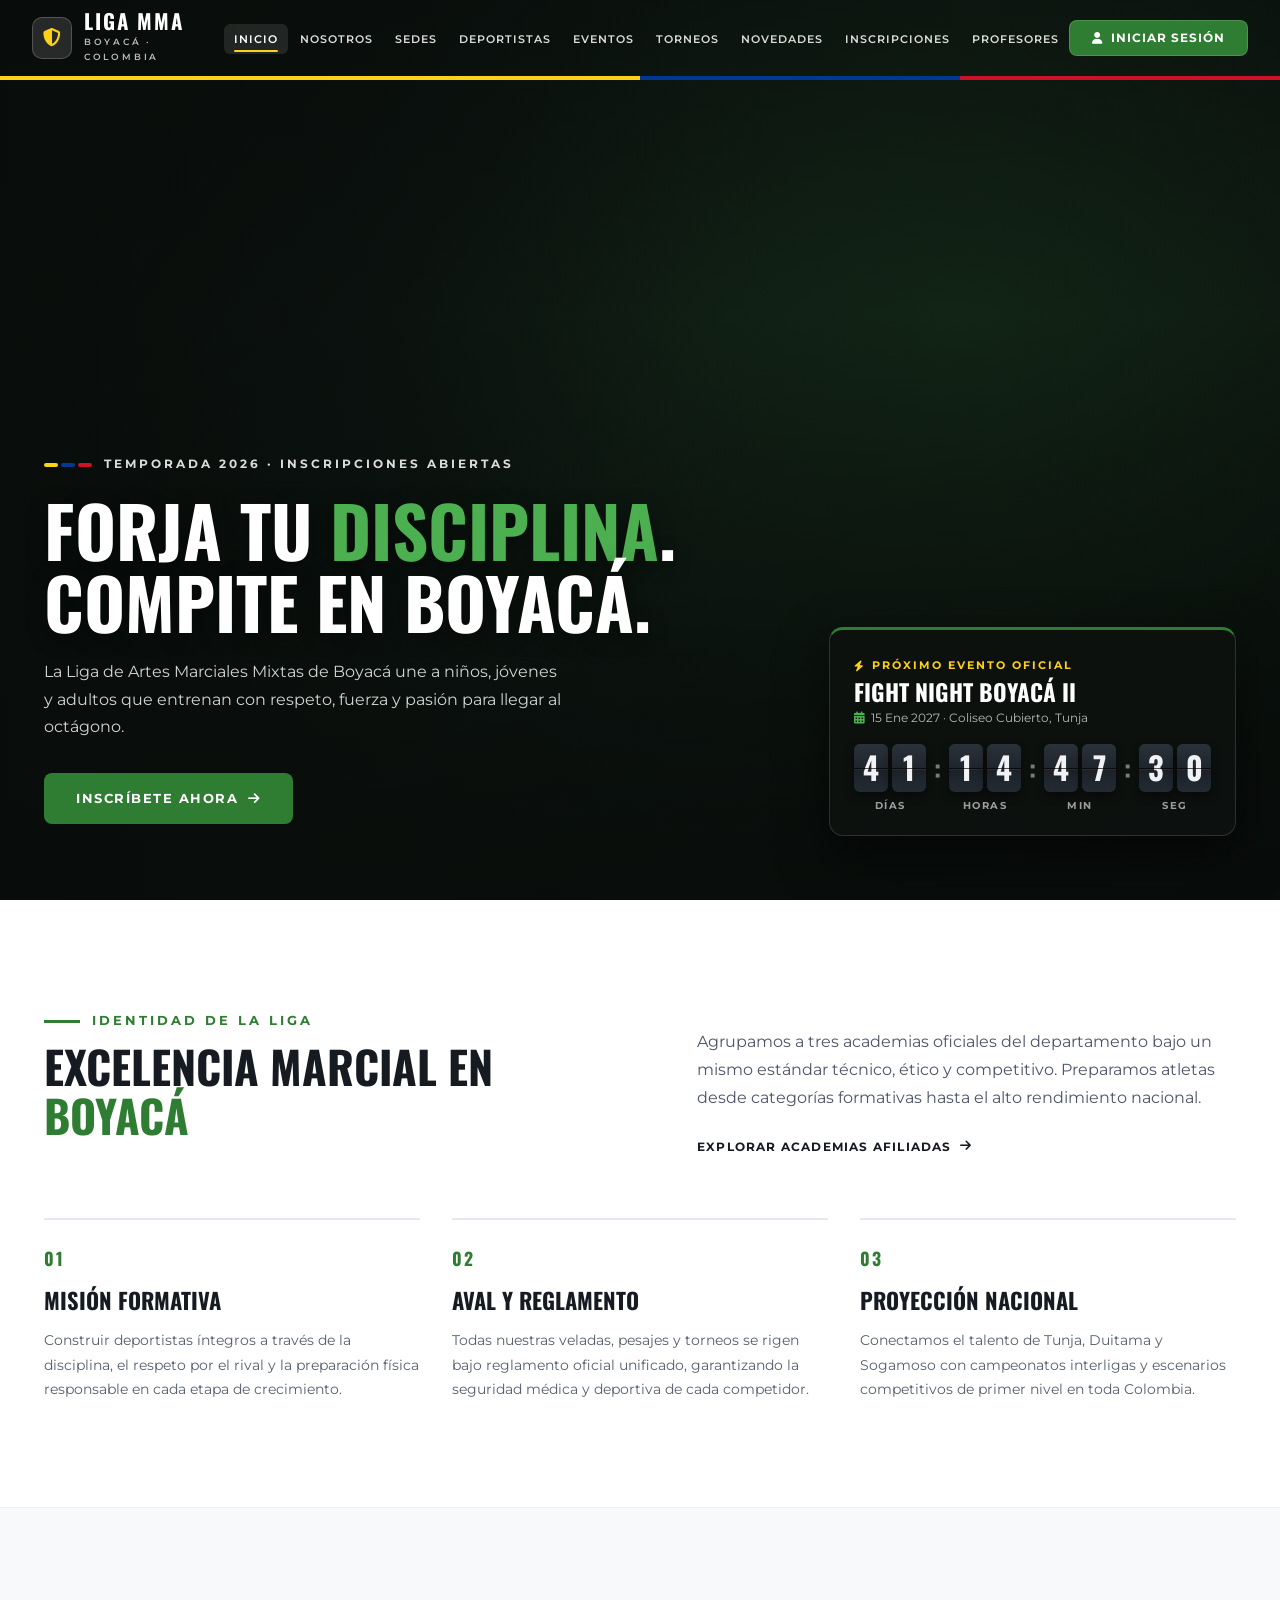
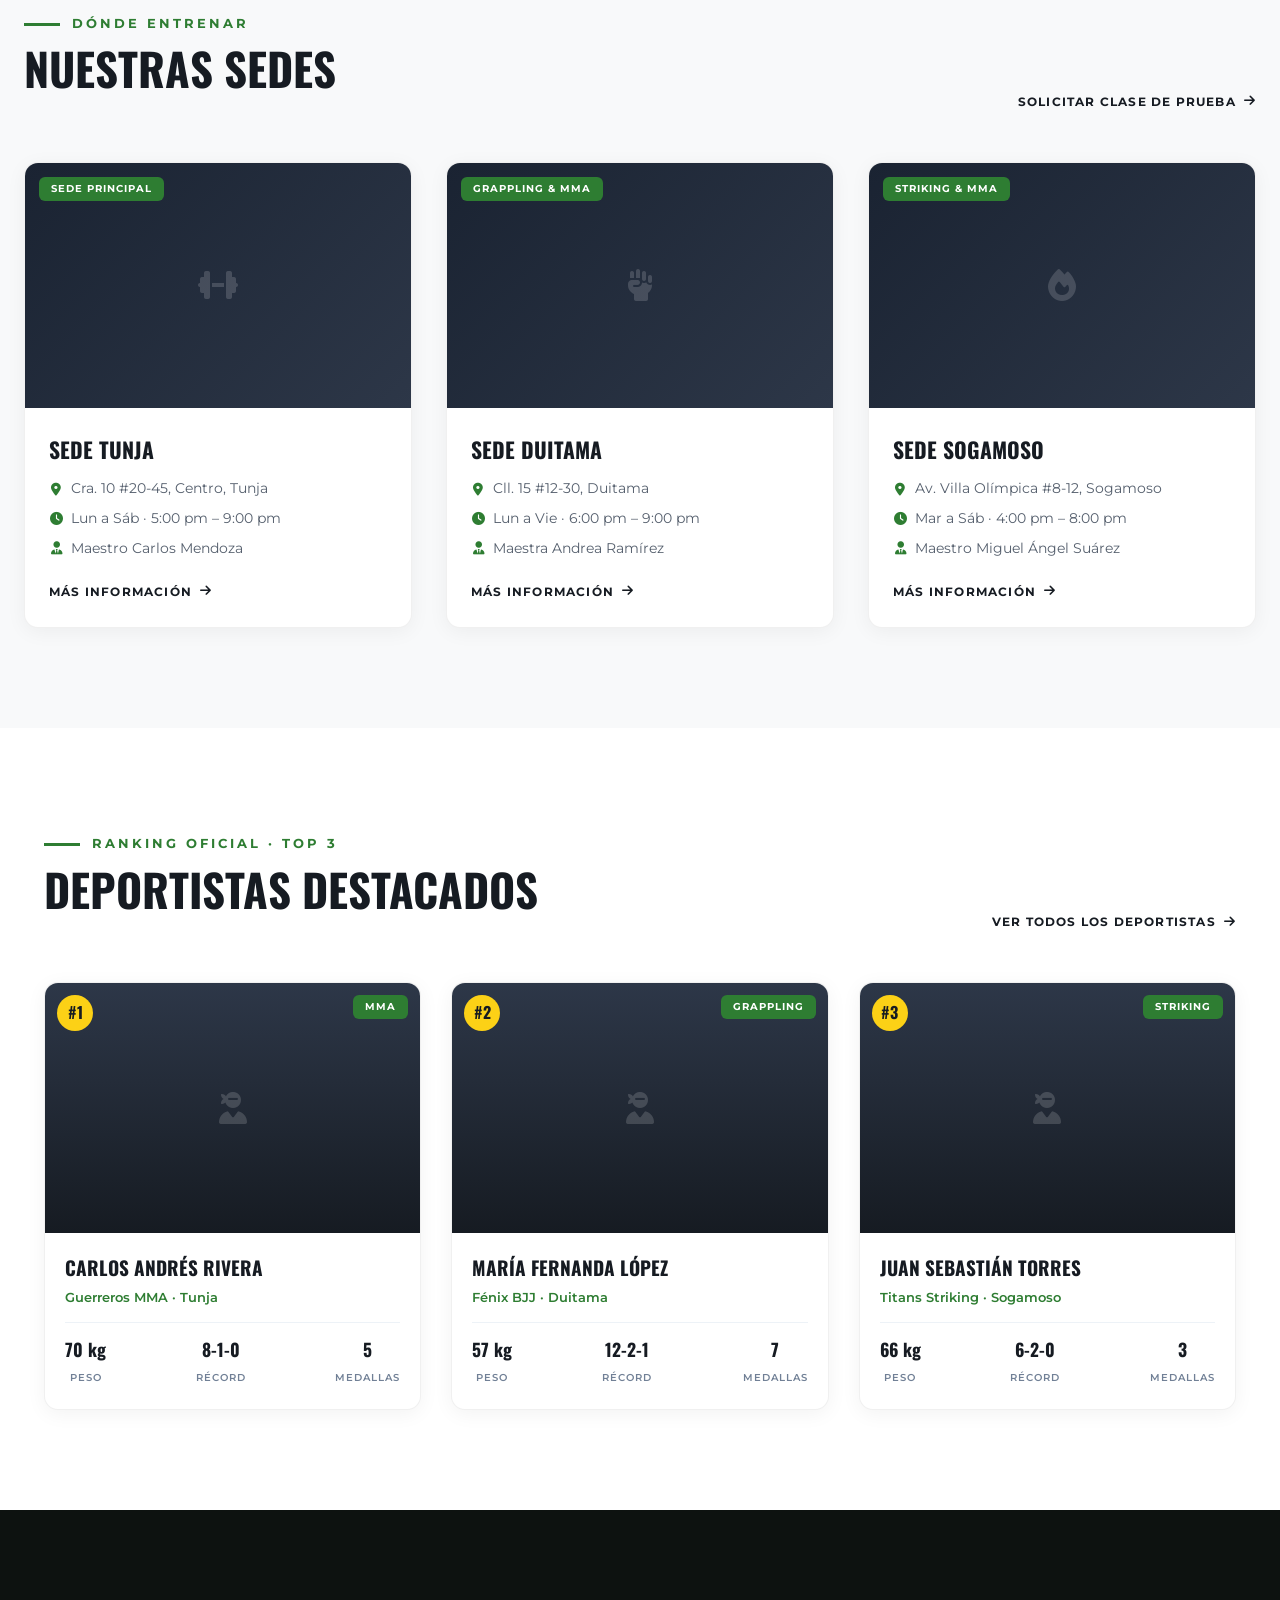
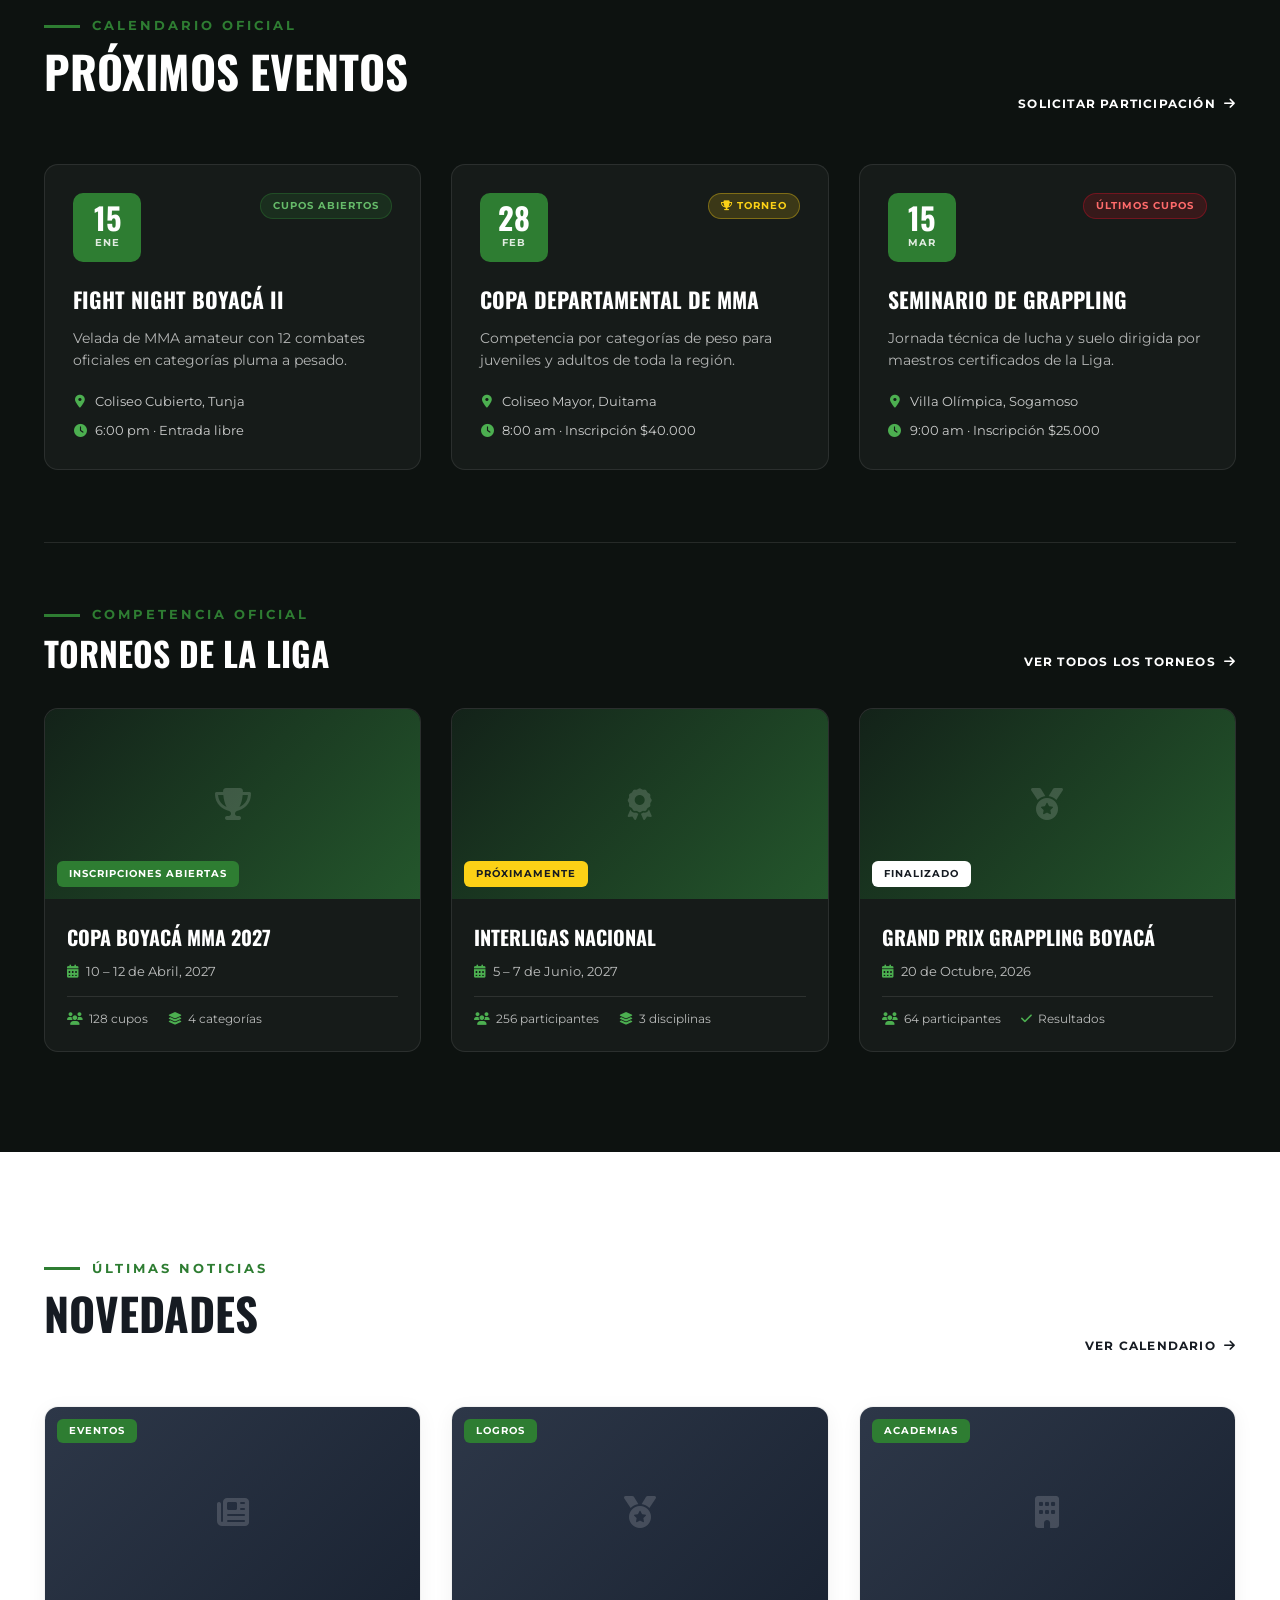
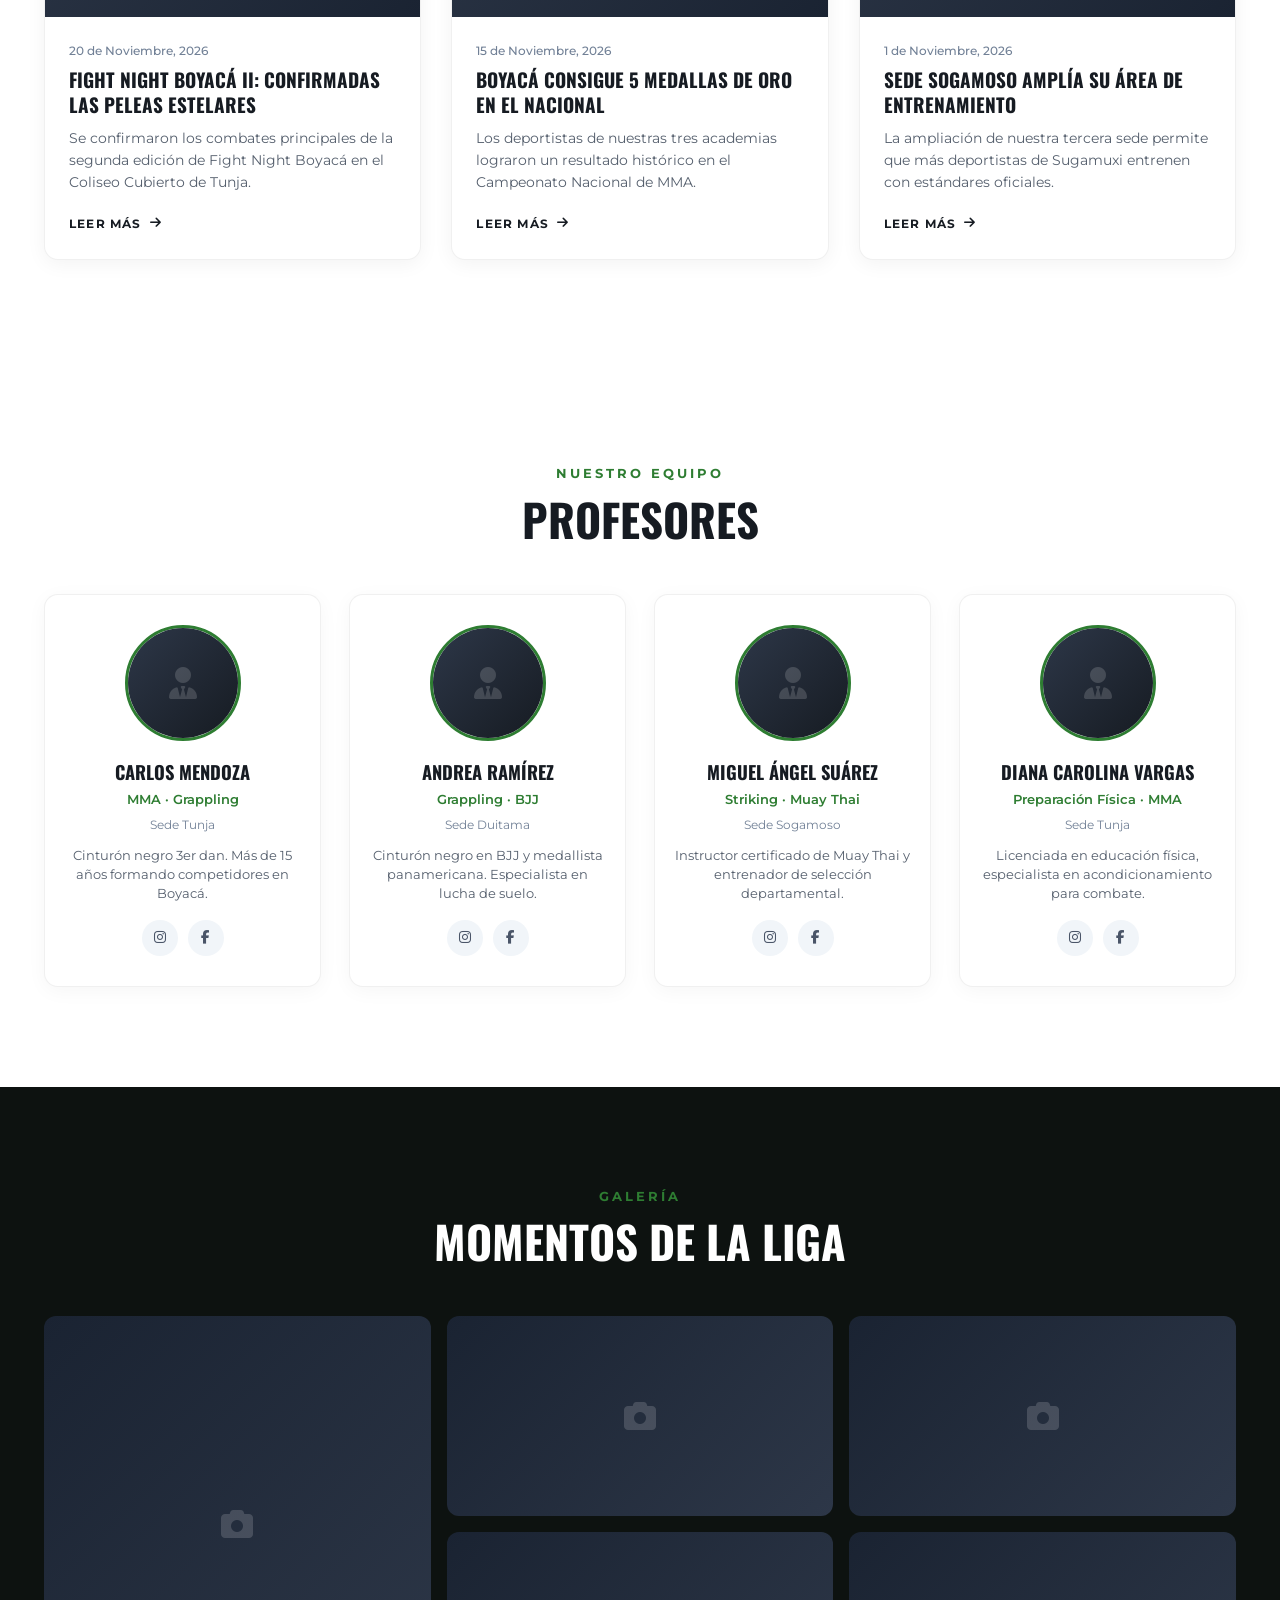
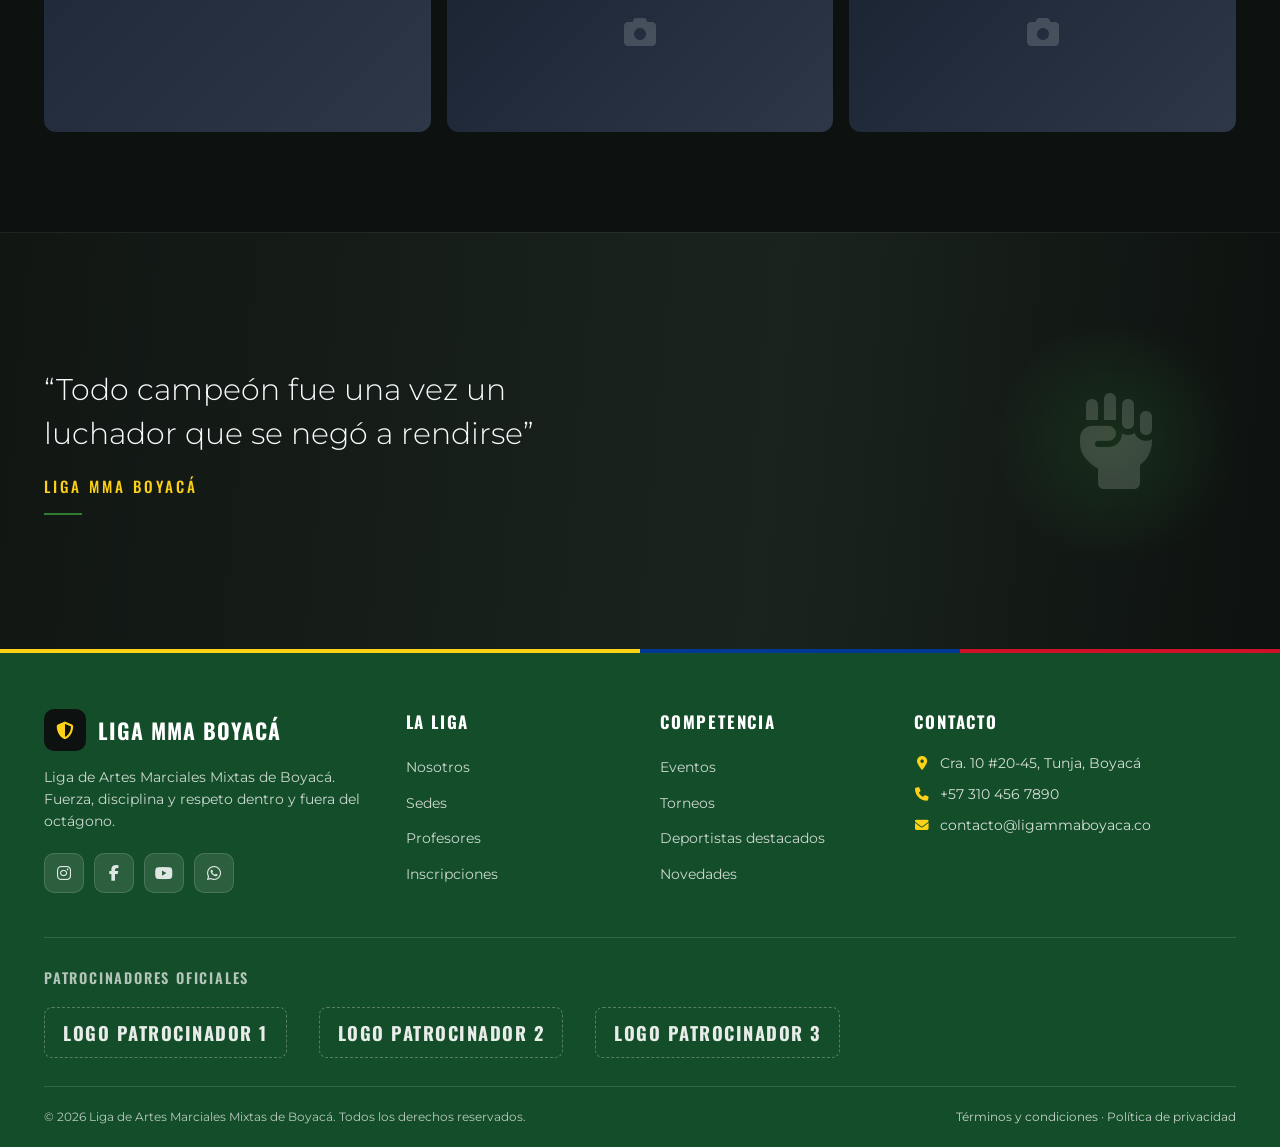
<file: index.html>
<!DOCTYPE html>
<html lang="es">

<head>
    <meta charset="UTF-8">
    <meta name="viewport" content="width=device-width, initial-scale=1.0">
    <title>Liga MMA Boyacá - Colombia | Liga de Artes Marciales Mixtas</title>
    <meta name="description"
        content="Liga de Artes Marciales Mixtas de Boyacá. Fuerza, disciplina y respeto dentro y fuera del octágono.">
    <link rel="preconnect" href="https://fonts.googleapis.com">
    <link rel="preconnect" href="https://fonts.gstatic.com" crossorigin>
    <link
        href="https://fonts.googleapis.com/css2?family=Montserrat:wght@300;400;500;600;700;800;900&family=Oswald:wght@400;500;600;700&display=swap"
        rel="stylesheet">
    <link rel="stylesheet" href="https://cdnjs.cloudflare.com/ajax/libs/font-awesome/6.5.1/css/all.min.css">
    <link rel="stylesheet" href="css/global.css">
    <link rel="stylesheet" href="css/inicio.css">
</head>

<body>

    <!-- ENCABEZADO PRINCIPAL Y BARRA DE NAVEGACIÓN -->
    <header class="encabezado" id="encabezado">
        <!-- Barra de navegación que inicia transparente y cambia al hacer scroll -->
        <nav class="barra-navegacion" aria-label="Navegación principal">
            <!-- Logotipo de la Liga que lleva al inicio -->
            <a href="#inicio" class="logo-navegacion">
                <div class="logo-icono">
                    <i class="fas fa-shield-halved"></i>
                </div>
                <div class="logo-texto">
                    <span class="logo-titulo">LIGA MMA</span>
                    <span class="logo-subtitulo">BOYACÁ · COLOMBIA</span>
                </div>
            </a>

            <!-- Lista de enlaces principales del menú -->
            <ul class="enlaces-navegacion" id="enlacesNavegacion">
                <li><a href="#inicio" class="enlace-nav activo">Inicio</a></li>
                <li><a href="nosotros.html" class="enlace-nav">Nosotros</a></li>
                <li><a href="#sedes" class="enlace-nav">Sedes</a></li>
                <li><a href="#deportistas" class="enlace-nav">Deportistas</a></li>
                <li><a href="#eventos" class="enlace-nav">Eventos</a></li>
                <li><a href="#torneos" class="enlace-nav">Torneos</a></li>
                <li><a href="#novedades" class="enlace-nav">Novedades</a></li>
                <li><a href="inscripciones.html" class="enlace-nav">Inscripciones</a></li>
                <li><a href="#profesores" class="enlace-nav">Profesores</a></li>
            </ul>

            <!-- Botón único de inicio de sesión y botón hamburguesa para móviles -->
            <div class="acciones-navegacion">
                <button type="button" class="boton-iniciar-sesion" id="botonLogin">
                    <i class="fas fa-user"></i> Iniciar Sesión
                </button>
                <button type="button" class="boton-menu-movil" id="botonMenuMovil"
                    aria-label="Abrir menú de navegación">
                    <span></span>
                    <span></span>
                    <span></span>
                </button>
            </div>
        </nav>

        <!-- Barra tricolor de la bandera de Colombia debajo del menú -->
        <div class="barra-colombia" aria-hidden="true">
            <div class="franja-amarilla"></div>
            <div class="franja-azul"></div>
            <div class="franja-roja"></div>
        </div>
    </header>

    <!-- MENÚ DESPLEGABLE PARA PANTALLAS DE CELULAR -->
    <div class="menu-movil" id="menuMovil" aria-label="Menú móvil">
        <a href="#inicio">Inicio</a>
        <a href="html/nosotros.html">Nosotros</a>
        <a href="#sedes">Sedes</a>
        <a href="#deportistas">Deportistas</a>
        <a href="#eventos">Eventos</a>
        <a href="#torneos">Torneos</a>
        <a href="#novedades">Novedades</a>
        <a href="inscripciones.html">Inscripciones</a>
        <a href="#profesores">Profesores</a>
        <button type="button" class="boton-login-movil" id="botonLoginMovil">
            <i class="fas fa-user"></i> Iniciar Sesión
        </button>
    </div>

    <!-- CONTENIDO PRINCIPAL DE TODA LA PÁGINA -->
    <main>

        <!-- SECCIÓN INICIO (PORTADA AUTOMÁTICA + TABLERO DE CUENTA REGRESIVA) -->
        <section class="portada" id="inicio">
            <!-- Capas de fondo que cambian automáticamente en cada diapositiva -->
            <div class="portada-diapositivas" id="portadaDiapositivas" aria-hidden="true">
                <div class="diapositiva diapositiva-1 activa"></div>
                <div class="diapositiva diapositiva-2"></div>
                <div class="diapositiva diapositiva-3"></div>
            </div>

            <!-- Capa oscura suave para que las letras blancas siempre se lean bien -->
            <div class="portada-superposicion" aria-hidden="true"></div>

            <!-- Contenedor principal de la portada -->
            <div class="contenedor portada-contenedor">
                <!-- Columna izquierda con el mensaje principal y botón de inscripción -->
                <div class="portada-contenido">
                    <!-- Etiqueta superior con los tres colores de Colombia -->
                    <div class="portada-insignia">
                        <div class="insignia-colores" aria-hidden="true">
                            <span></span>
                            <span></span>
                            <span></span>
                        </div>
                        <span class="insignia-texto" id="portadaEtiqueta">TEMPORADA 2026 · INSCRIPCIONES ABIERTAS</span>
                    </div>

                    <!-- Título principal de la portada que cambia con cada diapositiva -->
                    <h1 class="portada-titulo" id="portadaTitulo">
                        FORJA TU <span class="resaltado">DISCIPLINA</span>.<br>
                        COMPITE EN BOYACÁ.
                    </h1>

                    <!-- Descripción corta de la liga -->
                    <p class="portada-descripcion" id="portadaDescripcion">
                        La Liga de Artes Marciales Mixtas de Boyacá une a niños, jóvenes y adultos que entrenan con
                        respeto, fuerza y pasión para llegar al octágono.
                    </p>

                    <!-- Único botón de acción en la portada -->
                    <div class="portada-botones">
                        <a href="#inscripciones" class="boton boton-primario">
                            INSCRÍBETE AHORA <i class="fas fa-arrow-right"></i>
                        </a>
                    </div>
                </div>

                <!-- Recuadro en la parte inferior derecha con el evento más cercano y tablero manual -->
                <aside class="tarjeta-cuenta-regresiva" aria-label="Cuenta regresiva al próximo evento">
                    <!-- Encabezado del evento dentro del recuadro -->
                    <div class="cuenta-regresiva-encabezado">
                        <span class="cuenta-regresiva-etiqueta">
                            <i class="fas fa-bolt"></i> PRÓXIMO EVENTO OFICIAL
                        </span>
                        <h2 class="cuenta-regresiva-nombre">FIGHT NIGHT BOYACÁ II</h2>
                        <p class="cuenta-regresiva-lugar">
                            <i class="fas fa-calendar-alt"></i> 15 Ene 2027 · Coliseo Cubierto, Tunja
                        </p>
                    </div>

                    <!-- Tablero de puntuación manual tipo reloj de hojas que se voltean -->
                    <div class="tablero-flip" id="tableroCuentaRegresiva">
                        <!-- Bloque de Días -->
                        <div class="unidad-flip">
                            <div class="grupo-digitos">
                                <div class="tarjeta-digito" id="dias-decena">
                                    <div class="mitad-superior"><span>0</span></div>
                                    <div class="mitad-inferior"><span>0</span></div>
                                    <div class="linea-central"></div>
                                </div>
                                <div class="tarjeta-digito" id="dias-unidad">
                                    <div class="mitad-superior"><span>0</span></div>
                                    <div class="mitad-inferior"><span>0</span></div>
                                    <div class="linea-central"></div>
                                </div>
                            </div>
                            <span class="etiqueta-tiempo">DÍAS</span>
                        </div>

                        <div class="separador-flip" aria-hidden="true">:</div>

                        <!-- Bloque de Horas -->
                        <div class="unidad-flip">
                            <div class="grupo-digitos">
                                <div class="tarjeta-digito" id="horas-decena">
                                    <div class="mitad-superior"><span>0</span></div>
                                    <div class="mitad-inferior"><span>0</span></div>
                                    <div class="linea-central"></div>
                                </div>
                                <div class="tarjeta-digito" id="horas-unidad">
                                    <div class="mitad-superior"><span>0</span></div>
                                    <div class="mitad-inferior"><span>0</span></div>
                                    <div class="linea-central"></div>
                                </div>
                            </div>
                            <span class="etiqueta-tiempo">HORAS</span>
                        </div>

                        <div class="separador-flip" aria-hidden="true">:</div>

                        <!-- Bloque de Minutos -->
                        <div class="unidad-flip">
                            <div class="grupo-digitos">
                                <div class="tarjeta-digito" id="minutos-decena">
                                    <div class="mitad-superior"><span>0</span></div>
                                    <div class="mitad-inferior"><span>0</span></div>
                                    <div class="linea-central"></div>
                                </div>
                                <div class="tarjeta-digito" id="minutos-unidad">
                                    <div class="mitad-superior"><span>0</span></div>
                                    <div class="mitad-inferior"><span>0</span></div>
                                    <div class="linea-central"></div>
                                </div>
                            </div>
                            <span class="etiqueta-tiempo">MIN</span>
                        </div>

                        <div class="separador-flip" aria-hidden="true">:</div>

                        <!-- Bloque de Segundos -->
                        <div class="unidad-flip">
                            <div class="grupo-digitos">
                                <div class="tarjeta-digito" id="segundos-decena">
                                    <div class="mitad-superior"><span>0</span></div>
                                    <div class="mitad-inferior"><span>0</span></div>
                                    <div class="linea-central"></div>
                                </div>
                                <div class="tarjeta-digito" id="segundos-unidad">
                                    <div class="mitad-superior"><span>0</span></div>
                                    <div class="mitad-inferior"><span>0</span></div>
                                    <div class="linea-central"></div>
                                </div>
                            </div>
                            <span class="etiqueta-tiempo">SEG</span>
                        </div>
                    </div>
                </aside>
            </div>
        </section>

        <!-- SECCIÓN NOSOTROS (DISEÑO EDITORIAL DE LIGA DEPORTIVA) -->
        <section class="nosotros" id="nosotros">
            <div class="contenedor">
                <!-- Cabecera editorial dividida en título fuerte e historia institucional -->
                <div class="nosotros-cabecera" data-animar="subir">
                    <div class="nosotros-titulo-bloque">
                        <span class="subtitulo-seccion">IDENTIDAD DE LA LIGA</span>
                        <h2 class="titulo-seccion">EXCELENCIA MARCIAL EN <span>BOYACÁ</span></h2>
                    </div>
                    <div class="nosotros-resumen">
                        <p>
                            Agrupamos a tres academias oficiales del departamento bajo un mismo estándar técnico, ético
                            y competitivo. Preparamos atletas desde categorías formativas hasta el alto rendimiento
                            nacional.
                        </p>
                        <a href="#sedes" class="enlace-flecha">
                            EXPLORAR ACADEMIAS AFILIADAS <i class="fas fa-arrow-right"></i>
                        </a>
                    </div>
                </div>

                <!-- Tres pilares institucionales con diseño limpio y profesional -->
                <div class="nosotros-pilares">
                    <article class="pilar-tarjeta" data-animar="subir" data-retraso="1">
                        <span class="pilar-numero">01</span>
                        <h3 class="pilar-titulo">MISIÓN FORMATIVA</h3>
                        <p class="pilar-texto">
                            Construir deportistas íntegros a través de la disciplina, el respeto por el rival y la
                            preparación física responsable en cada etapa de crecimiento.
                        </p>
                    </article>

                    <article class="pilar-tarjeta" data-animar="subir" data-retraso="2">
                        <span class="pilar-numero">02</span>
                        <h3 class="pilar-titulo">AVAL Y REGLAMENTO</h3>
                        <p class="pilar-texto">
                            Todas nuestras veladas, pesajes y torneos se rigen bajo reglamento oficial unificado,
                            garantizando la seguridad médica y deportiva de cada competidor.
                        </p>
                    </article>

                    <article class="pilar-tarjeta" data-animar="subir" data-retraso="3">
                        <span class="pilar-numero">03</span>
                        <h3 class="pilar-titulo">PROYECCIÓN NACIONAL</h3>
                        <p class="pilar-texto">
                            Conectamos el talento de Tunja, Duitama y Sogamoso con campeonatos interligas y escenarios
                            competitivos de primer nivel en toda Colombia.
                        </p>
                    </article>
                </div>
            </div>
        </section>

        <!-- SECCIÓN SEDES Y ACADEMIAS AFILIADAS -->
        <section class="sedes" id="sedes">
            <div class="contenedor contenedor-sedes">
                <div class="sedes-cabecera" data-animar="subir">
                    <div>
                        <span class="subtitulo-seccion">DÓNDE ENTRENAR</span>
                        <h2 class="titulo-seccion">NUESTRAS SEDES</h2>
                    </div>
                    <a href="inscripciones.html" class="enlace-flecha">
                        SOLICITAR CLASE DE PRUEBA <i class="fas fa-arrow-right"></i>
                    </a>
                </div>

                <!-- Tarjetas de las tres academias de la liga -->
                <div class="sedes-cuadricula">
                    <article class="tarjeta-sede" data-animar="subir" data-retraso="1">
                        <div class="tarjeta-imagen">
                            <div class="imagen-marcador">
                                <i class="fas fa-dumbbell"></i>
                            </div>
                            <span class="sede-insignia">Sede Principal</span>
                        </div>
                        <div class="tarjeta-cuerpo">
                            <h3 class="sede-nombre">SEDE TUNJA</h3>
                            <div class="sede-datos">
                                <span><i class="fas fa-map-marker-alt"></i> Cra. 10 #20-45, Centro, Tunja</span>
                                <span><i class="fas fa-clock"></i> Lun a Sáb · 5:00 pm – 9:00 pm</span>
                                <span><i class="fas fa-user-tie"></i> Maestro Carlos Mendoza</span>
                            </div>
                            <a href="#inscripciones" class="enlace-flecha">
                                MÁS INFORMACIÓN <i class="fas fa-arrow-right"></i>
                            </a>
                        </div>
                    </article>

                    <article class="tarjeta-sede" data-animar="subir" data-retraso="2">
                        <div class="tarjeta-imagen">
                            <div class="imagen-marcador">
                                <i class="fas fa-hand-fist"></i>
                            </div>
                            <span class="sede-insignia">Grappling &amp; MMA</span>
                        </div>
                        <div class="tarjeta-cuerpo">
                            <h3 class="sede-nombre">SEDE DUITAMA</h3>
                            <div class="sede-datos">
                                <span><i class="fas fa-map-marker-alt"></i> Cll. 15 #12-30, Duitama</span>
                                <span><i class="fas fa-clock"></i> Lun a Vie · 6:00 pm – 9:00 pm</span>
                                <span><i class="fas fa-user-tie"></i> Maestra Andrea Ramírez</span>
                            </div>
                            <a href="#inscripciones" class="enlace-flecha">
                                MÁS INFORMACIÓN <i class="fas fa-arrow-right"></i>
                            </a>
                        </div>
                    </article>

                    <article class="tarjeta-sede" data-animar="subir" data-retraso="3">
                        <div class="tarjeta-imagen">
                            <div class="imagen-marcador">
                                <i class="fas fa-fire"></i>
                            </div>
                            <span class="sede-insignia">Striking &amp; MMA</span>
                        </div>
                        <div class="tarjeta-cuerpo">
                            <h3 class="sede-nombre">SEDE SOGAMOSO</h3>
                            <div class="sede-datos">
                                <span><i class="fas fa-map-marker-alt"></i> Av. Villa Olímpica #8-12, Sogamoso</span>
                                <span><i class="fas fa-clock"></i> Mar a Sáb · 4:00 pm – 8:00 pm</span>
                                <span><i class="fas fa-user-tie"></i> Maestro Miguel Ángel Suárez</span>
                            </div>
                            <a href="#inscripciones" class="enlace-flecha">
                                MÁS INFORMACIÓN <i class="fas fa-arrow-right"></i>
                            </a>
                        </div>
                    </article>
                </div>
            </div>
        </section>

        <!-- SECCIÓN DEPORTISTAS Y RANKING OFICIAL (TOP 3) -->
        <section class="deportistas" id="deportistas">
            <div class="contenedor">
                <div class="deportistas-cabecera" data-animar="subir">
                    <div>
                        <span class="subtitulo-seccion">RANKING OFICIAL · TOP 3</span>
                        <h2 class="titulo-seccion">DEPORTISTAS DESTACADOS</h2>
                    </div>
                    <a href="deportistas.html" class="enlace-flecha">
                        VER TODOS LOS DEPORTISTAS <i class="fas fa-arrow-right"></i>
                    </a>
                </div>

                <!-- Cuadrícula con los 3 mejores deportistas de la liga -->
                <div class="deportistas-cuadricula">
                    <article class="tarjeta-atleta" data-animar="subir" data-retraso="1">
                        <div class="tarjeta-imagen">
                            <div class="imagen-marcador">
                                <i class="fas fa-user-ninja"></i>
                            </div>
                            <span class="insignia-ranking">#1</span>
                            <span class="insignia-categoria">MMA</span>
                        </div>
                        <div class="tarjeta-cuerpo">
                            <h3 class="atleta-nombre">Carlos Andrés Rivera</h3>
                            <p class="atleta-academia">Guerreros MMA · Tunja</p>
                            <div class="atleta-estadisticas">
                                <div class="dato">
                                    <span class="dato-valor">70 kg</span>
                                    <span class="dato-etiqueta">Peso</span>
                                </div>
                                <div class="dato">
                                    <span class="dato-valor">8-1-0</span>
                                    <span class="dato-etiqueta">Récord</span>
                                </div>
                                <div class="dato">
                                    <span class="dato-valor">5</span>
                                    <span class="dato-etiqueta">Medallas</span>
                                </div>
                            </div>
                        </div>
                    </article>

                    <article class="tarjeta-atleta" data-animar="subir" data-retraso="2">
                        <div class="tarjeta-imagen">
                            <div class="imagen-marcador">
                                <i class="fas fa-user-ninja"></i>
                            </div>
                            <span class="insignia-ranking">#2</span>
                            <span class="insignia-categoria">Grappling</span>
                        </div>
                        <div class="tarjeta-cuerpo">
                            <h3 class="atleta-nombre">María Fernanda López</h3>
                            <p class="atleta-academia">Fénix BJJ · Duitama</p>
                            <div class="atleta-estadisticas">
                                <div class="dato">
                                    <span class="dato-valor">57 kg</span>
                                    <span class="dato-etiqueta">Peso</span>
                                </div>
                                <div class="dato">
                                    <span class="dato-valor">12-2-1</span>
                                    <span class="dato-etiqueta">Récord</span>
                                </div>
                                <div class="dato">
                                    <span class="dato-valor">7</span>
                                    <span class="dato-etiqueta">Medallas</span>
                                </div>
                            </div>
                        </div>
                    </article>

                    <article class="tarjeta-atleta" data-animar="subir" data-retraso="3">
                        <div class="tarjeta-imagen">
                            <div class="imagen-marcador">
                                <i class="fas fa-user-ninja"></i>
                            </div>
                            <span class="insignia-ranking">#3</span>
                            <span class="insignia-categoria">Striking</span>
                        </div>
                        <div class="tarjeta-cuerpo">
                            <h3 class="atleta-nombre">Juan Sebastián Torres</h3>
                            <p class="atleta-academia">Titans Striking · Sogamoso</p>
                            <div class="atleta-estadisticas">
                                <div class="dato">
                                    <span class="dato-valor">66 kg</span>
                                    <span class="dato-etiqueta">Peso</span>
                                </div>
                                <div class="dato">
                                    <span class="dato-valor">6-2-0</span>
                                    <span class="dato-etiqueta">Récord</span>
                                </div>
                                <div class="dato">
                                    <span class="dato-valor">3</span>
                                    <span class="dato-etiqueta">Medallas</span>
                                </div>
                            </div>
                        </div>
                    </article>
                </div>
            </div>
        </section>

        <!-- SECCIÓN PRÓXIMOS EVENTOS -->
        <section class="eventos" id="eventos">
            <div class="contenedor">
                <div class="eventos-cabecera" data-animar="subir">
                    <div>
                        <span class="subtitulo-seccion">CALENDARIO OFICIAL</span>
                        <h2 class="titulo-seccion">PRÓXIMOS EVENTOS</h2>
                    </div>
                    <a href="#inscripciones" class="enlace-flecha enlace-flecha-claro">
                        SOLICITAR PARTICIPACIÓN <i class="fas fa-arrow-right"></i>
                    </a>
                </div>

                <!-- Tarjetas de eventos próximos -->
                <div class="eventos-cuadricula">
                    <article class="tarjeta-evento" data-animar="subir" data-retraso="1">
                        <div class="tarjeta-evento-cabecera">
                            <div class="evento-fecha">
                                <span class="dia">15</span>
                                <span class="mes">ENE</span>
                            </div>
                            <span class="evento-estado abierto">CUPOS ABIERTOS</span>
                        </div>
                        <h3 class="evento-titulo">FIGHT NIGHT BOYACÁ II</h3>
                        <p class="evento-descripcion">
                            Velada de MMA amateur con 12 combates oficiales en categorías pluma a pesado.
                        </p>
                        <div class="evento-detalles">
                            <span><i class="fas fa-map-marker-alt"></i> Coliseo Cubierto, Tunja</span>
                            <span><i class="fas fa-clock"></i> 6:00 pm · Entrada libre</span>
                        </div>
                    </article>

                    <article class="tarjeta-evento" data-animar="subir" data-retraso="2">
                        <div class="tarjeta-evento-cabecera">
                            <div class="evento-fecha">
                                <span class="dia">28</span>
                                <span class="mes">FEB</span>
                            </div>
                            <span class="evento-estado torneo"><i class="fas fa-trophy"></i> TORNEO</span>
                        </div>
                        <h3 class="evento-titulo">COPA DEPARTAMENTAL DE MMA</h3>
                        <p class="evento-descripcion">
                            Competencia por categorías de peso para juveniles y adultos de toda la región.
                        </p>
                        <div class="evento-detalles">
                            <span><i class="fas fa-map-marker-alt"></i> Coliseo Mayor, Duitama</span>
                            <span><i class="fas fa-clock"></i> 8:00 am · Inscripción $40.000</span>
                        </div>
                    </article>

                    <article class="tarjeta-evento" data-animar="subir" data-retraso="3">
                        <div class="tarjeta-evento-cabecera">
                            <div class="evento-fecha">
                                <span class="dia">15</span>
                                <span class="mes">MAR</span>
                            </div>
                            <span class="evento-estado ultimos">ÚLTIMOS CUPOS</span>
                        </div>
                        <h3 class="evento-titulo">SEMINARIO DE GRAPPLING</h3>
                        <p class="evento-descripcion">
                            Jornada técnica de lucha y suelo dirigida por maestros certificados de la Liga.
                        </p>
                        <div class="evento-detalles">
                            <span><i class="fas fa-map-marker-alt"></i> Villa Olímpica, Sogamoso</span>
                            <span><i class="fas fa-clock"></i> 9:00 am · Inscripción $25.000</span>
                        </div>
                    </article>
                </div>

                <!-- Apartado especial de Torneos Oficiales dentro de la sección de Eventos -->
                <div class="eventos-torneos" id="torneos" data-animar="subir">
                    <div class="torneos-subcabecera">
                        <div>
                            <span class="subtitulo-seccion">COMPETENCIA OFICIAL</span>
                            <h3 class="torneos-subtitulo">TORNEOS DE LA LIGA</h3>
                        </div>
                        <a href="torneos.html" class="enlace-flecha enlace-flecha-claro">
                            VER TODOS LOS TORNEOS <i class="fas fa-arrow-right"></i>
                        </a>
                    </div>

                    <!-- Tarjetas de torneos oficiales dentro de Eventos -->
                    <div class="torneos-cuadricula">
                        <article class="tarjeta-torneo">
                            <div class="tarjeta-imagen">
                                <div class="imagen-marcador">
                                    <i class="fas fa-trophy"></i>
                                </div>
                                <span class="torneo-estado activo">Inscripciones Abiertas</span>
                            </div>
                            <div class="tarjeta-cuerpo">
                                <h4 class="torneo-nombre">Copa Boyacá MMA 2027</h4>
                                <div class="torneo-fecha">
                                    <i class="fas fa-calendar-alt"></i> 10 – 12 de Abril, 2027
                                </div>
                                <div class="torneo-datos">
                                    <span class="dato-item"><i class="fas fa-users"></i> 128 cupos</span>
                                    <span class="dato-item"><i class="fas fa-layer-group"></i> 4 categorías</span>
                                </div>
                            </div>
                        </article>

                        <article class="tarjeta-torneo">
                            <div class="tarjeta-imagen">
                                <div class="imagen-marcador">
                                    <i class="fas fa-award"></i>
                                </div>
                                <span class="torneo-estado proximo">Próximamente</span>
                            </div>
                            <div class="tarjeta-cuerpo">
                                <h4 class="torneo-nombre">Interligas Nacional</h4>
                                <div class="torneo-fecha">
                                    <i class="fas fa-calendar-alt"></i> 5 – 7 de Junio, 2027
                                </div>
                                <div class="torneo-datos">
                                    <span class="dato-item"><i class="fas fa-users"></i> 256 participantes</span>
                                    <span class="dato-item"><i class="fas fa-layer-group"></i> 3 disciplinas</span>
                                </div>
                            </div>
                        </article>

                        <article class="tarjeta-torneo">
                            <div class="tarjeta-imagen">
                                <div class="imagen-marcador">
                                    <i class="fas fa-medal"></i>
                                </div>
                                <span class="torneo-estado finalizado">Finalizado</span>
                            </div>
                            <div class="tarjeta-cuerpo">
                                <h4 class="torneo-nombre">Grand Prix Grappling Boyacá</h4>
                                <div class="torneo-fecha">
                                    <i class="fas fa-calendar-alt"></i> 20 de Octubre, 2026
                                </div>
                                <div class="torneo-datos">
                                    <span class="dato-item"><i class="fas fa-users"></i> 64 participantes</span>
                                    <span class="dato-item"><i class="fas fa-check"></i> Resultados</span>
                                </div>
                            </div>
                        </article>
                    </div>
                </div>
            </div>
        </section>

        <!-- SECCIÓN NOVEDADES Y NOTICIAS -->
        <section class="novedades" id="novedades">
            <div class="contenedor">
                <div class="novedades-cabecera" data-animar="subir">
                    <div>
                        <span class="subtitulo-seccion">ÚLTIMAS NOTICIAS</span>
                        <h2 class="titulo-seccion">NOVEDADES</h2>
                    </div>
                    <a href="#eventos" class="enlace-flecha">
                        VER CALENDARIO <i class="fas fa-arrow-right"></i>
                    </a>
                </div>

                <!-- Tarjetas de noticias de la liga -->
                <div class="novedades-cuadricula">
                    <article class="tarjeta-noticia" data-animar="subir" data-retraso="1">
                        <div class="tarjeta-imagen">
                            <div class="imagen-marcador">
                                <i class="fas fa-newspaper"></i>
                            </div>
                            <span class="noticia-categoria">Eventos</span>
                        </div>
                        <div class="tarjeta-cuerpo">
                            <div class="noticia-fecha">20 de Noviembre, 2026</div>
                            <h3 class="noticia-titulo">Fight Night Boyacá II: Confirmadas las peleas estelares</h3>
                            <p class="noticia-resumen">
                                Se confirmaron los combates principales de la segunda edición de Fight Night Boyacá en
                                el Coliseo Cubierto de Tunja.
                            </p>
                            <a href="#eventos" class="enlace-flecha">
                                Leer más <i class="fas fa-arrow-right"></i>
                            </a>
                        </div>
                    </article>

                    <article class="tarjeta-noticia" data-animar="subir" data-retraso="2">
                        <div class="tarjeta-imagen">
                            <div class="imagen-marcador">
                                <i class="fas fa-medal"></i>
                            </div>
                            <span class="noticia-categoria">Logros</span>
                        </div>
                        <div class="tarjeta-cuerpo">
                            <div class="noticia-fecha">15 de Noviembre, 2026</div>
                            <h3 class="noticia-titulo">Boyacá consigue 5 medallas de oro en el Nacional</h3>
                            <p class="noticia-resumen">
                                Los deportistas de nuestras tres academias lograron un resultado histórico en el
                                Campeonato Nacional de MMA.
                            </p>
                            <a href="#deportistas" class="enlace-flecha">
                                Leer más <i class="fas fa-arrow-right"></i>
                            </a>
                        </div>
                    </article>

                    <article class="tarjeta-noticia" data-animar="subir" data-retraso="3">
                        <div class="tarjeta-imagen">
                            <div class="imagen-marcador">
                                <i class="fas fa-building"></i>
                            </div>
                            <span class="noticia-categoria">Academias</span>
                        </div>
                        <div class="tarjeta-cuerpo">
                            <div class="noticia-fecha">1 de Noviembre, 2026</div>
                            <h3 class="noticia-titulo">Sede Sogamoso amplía su área de entrenamiento</h3>
                            <p class="noticia-resumen">
                                La ampliación de nuestra tercera sede permite que más deportistas de Sugamuxi entrenen
                                con estándares oficiales.
                            </p>
                            <a href="#sedes" class="enlace-flecha">
                                Leer más <i class="fas fa-arrow-right"></i>
                            </a>
                        </div>
                    </article>
                </div>
            </div>
        </section>

        <!-- SECCIÓN PROFESORES -->
        <section class="profesores" id="profesores">
            <div class="contenedor">
                <div class="profesores-cabecera" data-animar="subir">
                    <span class="subtitulo-seccion">NUESTRO EQUIPO</span>
                    <h2 class="titulo-seccion">PROFESORES</h2>
                </div>

                <!-- Cuadrícula de entrenadores certificados -->
                <div class="profesores-cuadricula">
                    <article class="tarjeta-profesor" data-animar="subir" data-retraso="1">
                        <div class="profesor-imagen">
                            <div class="imagen-marcador">
                                <i class="fas fa-user-tie"></i>
                            </div>
                        </div>
                        <h3 class="profesor-nombre">Carlos Mendoza</h3>
                        <p class="profesor-especialidad">MMA · Grappling</p>
                        <p class="profesor-academia">Sede Tunja</p>
                        <p class="profesor-biografia">Cinturón negro 3er dan. Más de 15 años formando competidores en
                            Boyacá.</p>
                        <div class="profesor-redes">
                            <a href="#" aria-label="Instagram de Carlos Mendoza"><i class="fab fa-instagram"></i></a>
                            <a href="#" aria-label="Facebook de Carlos Mendoza"><i class="fab fa-facebook-f"></i></a>
                        </div>
                    </article>

                    <article class="tarjeta-profesor" data-animar="subir" data-retraso="2">
                        <div class="profesor-imagen">
                            <div class="imagen-marcador">
                                <i class="fas fa-user-tie"></i>
                            </div>
                        </div>
                        <h3 class="profesor-nombre">Andrea Ramírez</h3>
                        <p class="profesor-especialidad">Grappling · BJJ</p>
                        <p class="profesor-academia">Sede Duitama</p>
                        <p class="profesor-biografia">Cinturón negro en BJJ y medallista panamericana. Especialista en
                            lucha de suelo.</p>
                        <div class="profesor-redes">
                            <a href="#" aria-label="Instagram de Andrea Ramírez"><i class="fab fa-instagram"></i></a>
                            <a href="#" aria-label="Facebook de Andrea Ramírez"><i class="fab fa-facebook-f"></i></a>
                        </div>
                    </article>

                    <article class="tarjeta-profesor" data-animar="subir" data-retraso="3">
                        <div class="profesor-imagen">
                            <div class="imagen-marcador">
                                <i class="fas fa-user-tie"></i>
                            </div>
                        </div>
                        <h3 class="profesor-nombre">Miguel Ángel Suárez</h3>
                        <p class="profesor-especialidad">Striking · Muay Thai</p>
                        <p class="profesor-academia">Sede Sogamoso</p>
                        <p class="profesor-biografia">Instructor certificado de Muay Thai y entrenador de selección
                            departamental.</p>
                        <div class="profesor-redes">
                            <a href="#" aria-label="Instagram de Miguel Ángel Suárez"><i
                                    class="fab fa-instagram"></i></a>
                            <a href="#" aria-label="Facebook de Miguel Ángel Suárez"><i
                                    class="fab fa-facebook-f"></i></a>
                        </div>
                    </article>

                    <article class="tarjeta-profesor" data-animar="subir" data-retraso="4">
                        <div class="profesor-imagen">
                            <div class="imagen-marcador">
                                <i class="fas fa-user-tie"></i>
                            </div>
                        </div>
                        <h3 class="profesor-nombre">Diana Carolina Vargas</h3>
                        <p class="profesor-especialidad">Preparación Física · MMA</p>
                        <p class="profesor-academia">Sede Tunja</p>
                        <p class="profesor-biografia">Licenciada en educación física, especialista en acondicionamiento
                            para combate.</p>
                        <div class="profesor-redes">
                            <a href="#" aria-label="Instagram de Diana Carolina Vargas"><i
                                    class="fab fa-instagram"></i></a>
                            <a href="#" aria-label="Facebook de Diana Carolina Vargas"><i
                                    class="fab fa-facebook-f"></i></a>
                        </div>
                    </article>
                </div>
            </div>
        </section>

        <!-- SECCIÓN GALERÍA -->
        <section class="galeria" id="galeria">
            <div class="contenedor">
                <span class="subtitulo-seccion" data-animar="subir">GALERÍA</span>
                <h2 class="titulo-seccion" data-animar="subir">MOMENTOS DE LA LIGA</h2>

                <!-- Cuadrícula visual de momentos de la liga -->
                <div class="galeria-cuadricula">
                    <div class="galeria-item" data-animar="escala" data-retraso="1">
                        <div class="imagen-marcador"><i class="fas fa-camera"></i></div>
                        <div class="galeria-superposicion">
                            <div class="superposicion-contenido">
                                <i class="fas fa-expand"></i>
                                <span>Combates Oficiales</span>
                            </div>
                        </div>
                    </div>
                    <div class="galeria-item" data-animar="escala" data-retraso="2">
                        <div class="imagen-marcador"><i class="fas fa-camera"></i></div>
                        <div class="galeria-superposicion">
                            <div class="superposicion-contenido">
                                <i class="fas fa-expand"></i>
                                <span>Entrenamientos</span>
                            </div>
                        </div>
                    </div>
                    <div class="galeria-item" data-animar="escala" data-retraso="3">
                        <div class="imagen-marcador"><i class="fas fa-camera"></i></div>
                        <div class="galeria-superposicion">
                            <div class="superposicion-contenido">
                                <i class="fas fa-expand"></i>
                                <span>Premiación</span>
                            </div>
                        </div>
                    </div>
                    <div class="galeria-item" data-animar="escala" data-retraso="4">
                        <div class="imagen-marcador"><i class="fas fa-camera"></i></div>
                        <div class="galeria-superposicion">
                            <div class="superposicion-contenido">
                                <i class="fas fa-expand"></i>
                                <span>Seminarios</span>
                            </div>
                        </div>
                    </div>
                    <div class="galeria-item" data-animar="escala" data-retraso="5">
                        <div class="imagen-marcador"><i class="fas fa-camera"></i></div>
                        <div class="galeria-superposicion">
                            <div class="superposicion-contenido">
                                <i class="fas fa-expand"></i>
                                <span>Academias</span>
                            </div>
                        </div>
                    </div>
                </div>
            </div>
        </section>

        <!-- BANNER LIMPIO CON FRASE INSPIRADORA ANTES DEL PIE DE PÁGINA -->
        <section class="banner-frase" aria-label="Frase institucional">
            <div class="contenedor banner-frase-contenedor">
                <!-- Columna izquierda con la cita limpia y minimalista -->
                <blockquote class="banner-cita" data-animar="subir">
                    <p class="cita-texto">“Todo campeón fue una vez un luchador que se negó a rendirse”</p>
                    <footer class="cita-autor">LIGA MMA BOYACÁ</footer>
                    <span class="cita-linea" aria-hidden="true"></span>
                </blockquote>
                <!-- Columna derecha reservada para fotografía limpia del atleta -->
                <div class="banner-visual" aria-hidden="true">
                    <i class="fas fa-hand-fist"></i>
                </div>
            </div>
        </section>

    </main>

    <!-- PIE DE PÁGINA COMPLETO CON PATROCINADORES OFICIALES -->
    <footer class="pie-pagina" id="piePagina">
        <!-- Barra tricolor de la bandera de Colombia en la parte superior del pie -->
        <div class="barra-colombia" aria-hidden="true">
            <div class="franja-amarilla"></div>
            <div class="franja-azul"></div>
            <div class="franja-roja"></div>
        </div>

        <div class="contenedor">
            <!-- Cuadrícula principal de 4 columnas del pie de página -->
            <div class="pie-contenido">
                <!-- Columna 1: Marca, descripción corta y redes sociales -->
                <div class="pie-marca">
                    <a href="#inicio" class="pie-logo">
                        <div class="pie-logo-icono">
                            <i class="fas fa-shield-halved"></i>
                        </div>
                        <span class="pie-logo-texto">LIGA MMA BOYACÁ</span>
                    </a>
                    <p class="pie-descripcion">
                        Liga de Artes Marciales Mixtas de Boyacá. Fuerza, disciplina y respeto dentro y fuera del
                        octágono.
                    </p>
                    <div class="pie-redes">
                        <a href="#" aria-label="Instagram"><i class="fab fa-instagram"></i></a>
                        <a href="#" aria-label="Facebook"><i class="fab fa-facebook-f"></i></a>
                        <a href="#" aria-label="YouTube"><i class="fab fa-youtube"></i></a>
                        <a href="https://wa.me/573104567890" target="_blank" rel="noopener noreferrer"
                            aria-label="WhatsApp"><i class="fab fa-whatsapp"></i></a>
                    </div>
                </div>

                <!-- Columna 2: Enlaces de la Liga -->
                <div class="pie-columna">
                    <h4>LA LIGA</h4>
                    <ul>
                        <li><a href="nosotros.html">Nosotros</a></li>
                        <li><a href="#sedes">Sedes</a></li>
                        <li><a href="#profesores">Profesores</a></li>
                        <li><a href="inscripciones.html">Inscripciones</a></li>
                    </ul>
                </div>

                <!-- Columna 3: Enlaces de Competencia -->
                <div class="pie-columna">
                    <h4>COMPETENCIA</h4>
                    <ul>
                        <li><a href="#eventos">Eventos</a></li>
                        <li><a href="#torneos">Torneos</a></li>
                        <li><a href="#deportistas">Deportistas destacados</a></li>
                        <li><a href="#novedades">Novedades</a></li>
                    </ul>
                </div>

                <!-- Columna 4: Datos de Contacto -->
                <div class="pie-columna">
                    <h4>CONTACTO</h4>
                    <div class="pie-contacto-item">
                        <i class="fas fa-map-marker-alt"></i>
                        <span>Cra. 10 #20-45, Tunja, Boyacá</span>
                    </div>
                    <div class="pie-contacto-item">
                        <i class="fas fa-phone"></i>
                        <span>+57 310 456 7890</span>
                    </div>
                    <div class="pie-contacto-item">
                        <i class="fas fa-envelope"></i>
                        <span>contacto@ligammaboyaca.co</span>
                    </div>
                </div>
            </div>

            <!-- Apartado dedicado para los Patrocinadores Oficiales de la Liga -->
            <div class="pie-patrocinadores">
                <h4 class="patrocinadores-titulo">PATROCINADORES OFICIALES</h4>
                <div class="patrocinadores-lista">
                    <div class="patrocinador-espacio">LOGO PATROCINADOR 1</div>
                    <div class="patrocinador-espacio">LOGO PATROCINADOR 2</div>
                    <div class="patrocinador-espacio">LOGO PATROCINADOR 3</div>
                </div>
            </div>

            <!-- Barra inferior con derechos de autor y enlaces legales -->
            <div class="pie-inferior">
                <p>&copy; 2026 Liga de Artes Marciales Mixtas de Boyacá. Todos los derechos reservados.</p>
                <p>
                    <a href="#">Términos y condiciones</a> · <a href="#">Política de privacidad</a>
                </p>
            </div>
        </div>
    </footer>

    <!-- VENTANA MODAL DE INICIO DE SESIÓN Y RECUPERACIÓN (SIN CREAR CUENTA) -->
    <div class="modal-superposicion" id="modalLogin" role="dialog" aria-modal="true" aria-labelledby="tituloModalLogin">
        <div class="modal-tarjeta">
            <button type="button" class="modal-cerrar" id="cerrarModal" aria-label="Cerrar ventana">
                <i class="fas fa-times"></i>
            </button>

            <div class="modal-logo">
                <div class="modal-logo-icono">
                    <i class="fas fa-shield-halved"></i>
                </div>
                <span class="modal-logo-texto">LIGA MMA BOYACÁ</span>
            </div>

            <!-- Vista para iniciar sesión -->
            <div class="modal-vista activa" id="vistaLogin">
                <h2 class="modal-titulo" id="tituloModalLogin">Iniciar Sesión</h2>
                <form class="modal-formulario" id="formularioLogin" novalidate>
                    <div class="grupo-formulario">
                        <label for="correoLogin">Correo electrónico</label>
                        <input type="email" id="correoLogin" name="correoLogin" placeholder="usuario@ligammaboyaca.co"
                            required>
                    </div>
                    <div class="grupo-formulario">
                        <label for="claveLogin">Contraseña</label>
                        <input type="password" id="claveLogin" name="claveLogin" placeholder="Tu contraseña" required>
                    </div>
                    <button type="submit" class="boton-enviar-formulario">Iniciar Sesión</button>
                </form>
                <div class="modal-enlace-pie">
                    <a href="#" id="mostrarRecuperar">¿Olvidaste tu contraseña?</a>
                </div>
            </div>

            <!-- Vista para recuperar contraseña dentro de iniciar sesión -->
            <div class="modal-vista" id="vistaRecuperar">
                <h2 class="modal-titulo">Recuperar Contraseña</h2>
                <form class="modal-formulario" id="formularioRecuperar" novalidate>
                    <div class="grupo-formulario">
                        <label for="correoRecuperar">Correo electrónico registrado</label>
                        <input type="email" id="correoRecuperar" name="correoRecuperar"
                            placeholder="usuario@ligammaboyaca.co" required>
                    </div>
                    <button type="submit" class="boton-enviar-formulario">Enviar enlace de recuperación</button>
                </form>
                <div class="modal-enlace-pie">
                    <button type="button" class="boton-volver-login" id="mostrarLogin">
                        <i class="fas fa-arrow-left"></i> Volver a iniciar sesión
                    </button>
                </div>
            </div>
        </div>
    </div>

    <!-- BOTÓN FLOTANTE PARA VOLVER ARRIBA -->
    <button type="button" class="boton-subir" id="botonSubir" aria-label="Volver arriba">
        <i class="fas fa-chevron-up"></i>
    </button>

    <!-- Archivo JavaScript global compartido entre todas las páginas -->
    <script src="js/global.js"></script>
    <!-- Archivo JavaScript específico de la página de inicio -->
    <script src="js/inicio.js"></script>
</body>

</html>
</file>
<file: css/global.css>
/* Reinicio básico para que todos los navegadores muestren los márgenes iguales */
*,
*::before,
*::after {
    margin: 0;
    padding: 0;
    box-sizing: border-box;
}

/* Desplazamiento suave al hacer clic en cualquier enlace interno */
html {
    scroll-behavior: smooth;
    scroll-padding-top: 80px;
}

/* Estilos generales del cuerpo de la página: fuente, color y fondo claro */
body {
    font-family: 'Montserrat', sans-serif;
    color: #161b22;
    background-color: #ffffff;
    line-height: 1.6;
    overflow-x: hidden;
}

/* Contenedor centrado para que el contenido no se pegue a los bordes */
.contenedor {
    width: 100%;
    max-width: 1240px;
    margin: 0 auto;
    padding: 0 24px;
}

/* Subtítulo pequeño con línea verde que aparece encima de cada título de sección */
.subtitulo-seccion {
    display: inline-flex;
    align-items: center;
    gap: 12px;
    font-size: 0.8rem;
    font-weight: 700;
    letter-spacing: 3px;
    text-transform: uppercase;
    color: #2E7D32;
    margin-bottom: 10px;
}

/* Línea decorativa verde antes del subtítulo */
.subtitulo-seccion::before {
    content: '';
    display: inline-block;
    width: 36px;
    height: 3px;
    background: #2E7D32;
}

/* Título principal de cada sección en fuente deportiva Oswald */
.titulo-seccion {
    font-family: 'Oswald', sans-serif;
    font-size: 2.8rem;
    font-weight: 700;
    text-transform: uppercase;
    line-height: 1.1;
    margin-bottom: 18px;
    color: #161b22;
}

/* Palabra resaltada en verde dentro de un título */
.titulo-seccion span {
    color: #2E7D32;
}

/* Estilo base para todos los botones principales */
.boton {
    display: inline-flex;
    align-items: center;
    gap: 10px;
    padding: 15px 32px;
    font-family: 'Montserrat', sans-serif;
    font-size: 0.82rem;
    font-weight: 700;
    text-transform: uppercase;
    letter-spacing: 1.5px;
    border: none;
    border-radius: 8px;
    cursor: pointer;
    text-decoration: none;
    transition: all 0.3s ease;
}

/* Botón verde principal con efecto de elevación al pasar el cursor */
.boton-primario {
    background: #2E7D32;
    color: #ffffff;
}

/* Cambio de color y sombra cuando el usuario pasa el cursor por el botón primario */
.boton-primario:hover {
    background: #1b5e20;
    transform: translateY(-2px);
    box-shadow: 0 10px 25px rgba(46, 125, 50, 0.35);
}

/* Enlace de texto con flecha animada */
.enlace-flecha {
    display: inline-flex;
    align-items: center;
    gap: 8px;
    font-size: 0.78rem;
    font-weight: 700;
    text-transform: uppercase;
    letter-spacing: 1.2px;
    color: #161b22;
    text-decoration: none;
    transition: all 0.3s ease;
}

/* Movimiento de la flecha y cambio a verde al pasar el cursor */
.enlace-flecha:hover {
    color: #2E7D32;
    gap: 12px;
}

/* Variante clara del enlace con flecha para secciones de fondo oscuro */
.enlace-flecha-claro {
    color: #ffffff;
}

/* Color amarillo Colombia al pasar el cursor en enlaces claros */
.enlace-flecha-claro:hover {
    color: #FCD116;
}

/* Barra tricolor de la bandera de Colombia (50% amarillo, 25% azul, 25% rojo) */
.barra-colombia {
    display: flex;
    height: 4px;
    width: 100%;
}

/* Franja amarilla de la bandera de Colombia */
.barra-colombia .franja-amarilla {
    flex: 2;
    background: #FCD116;
}

/* Franja azul de la bandera de Colombia */
.barra-colombia .franja-azul {
    flex: 1;
    background: #003893;
}

/* Franja roja de la bandera de Colombia */
.barra-colombia .franja-roja {
    flex: 1;
    background: #CE1126;
}

/* Encabezado fijo en la parte superior de la pantalla */
.encabezado {
    position: fixed;
    top: 0;
    left: 0;
    width: 100%;
    z-index: 1000;
    transition: background-color 0.35s ease, box-shadow 0.35s ease;
}

/* Barra de navegación inicialmente transparente sobre las portadas oscuras */
.barra-navegacion {
    background: transparent;
    padding: 0 32px;
    display: flex;
    align-items: center;
    justify-content: space-between;
    height: 76px;
    transition: background-color 0.35s ease, height 0.35s ease;
}

/* Estado normal de la barra cuando el usuario baja por la página */
.encabezado.desplazado .barra-navegacion {
    background: rgba(16, 36, 24, 0.97);
    height: 70px;
    backdrop-filter: blur(10px);
    box-shadow: 0 6px 28px rgba(0, 0, 0, 0.28);
}

/* Contenedor del logo y nombre de la liga en el menú */
.logo-navegacion {
    display: flex;
    align-items: center;
    gap: 12px;
    text-decoration: none;
    color: #ffffff;
}

/* Caja cuadrada del icono del escudo en el logo */
.logo-icono {
    width: 42px;
    height: 42px;
    background: rgba(255, 255, 255, 0.12);
    border: 1px solid rgba(255, 255, 255, 0.2);
    border-radius: 10px;
    display: flex;
    align-items: center;
    justify-content: center;
    font-size: 1.15rem;
    color: #FCD116;
}

/* Columna de texto del logotipo */
.logo-texto {
    display: flex;
    flex-direction: column;
}

/* Título principal del logo */
.logo-titulo {
    font-family: 'Oswald', sans-serif;
    font-size: 1.3rem;
    font-weight: 700;
    letter-spacing: 2px;
    line-height: 1;
    color: #ffffff;
}

/* Subtítulo regional debajo del título del logo */
.logo-subtitulo {
    font-size: 0.58rem;
    font-weight: 600;
    letter-spacing: 2.8px;
    text-transform: uppercase;
    color: rgba(255, 255, 255, 0.72);
    margin-top: 3px;
}

/* Lista horizontal de enlaces del menú */
.enlaces-navegacion {
    display: flex;
    align-items: center;
    gap: 2px;
    list-style: none;
}

/* Estilo individual de cada enlace del menú superior */
.enlaces-navegacion a {
    font-size: 0.7rem;
    font-weight: 600;
    text-transform: uppercase;
    letter-spacing: 1px;
    color: rgba(255, 255, 255, 0.85);
    text-decoration: none;
    padding: 8px 10px;
    border-radius: 6px;
    transition: all 0.25s ease;
    white-space: nowrap;
    position: relative;
}

/* Resaltado cuando el usuario pasa el cursor o está en esa sección */
.enlaces-navegacion a:hover,
.enlaces-navegacion a.activo {
    color: #ffffff;
    background: rgba(255, 255, 255, 0.1);
}

/* Línea inferior amarilla para el enlace activo */
.enlaces-navegacion a.activo::after {
    content: '';
    position: absolute;
    bottom: 2px;
    left: 10px;
    right: 10px;
    height: 2px;
    background: #FCD116;
    border-radius: 2px;
}

/* Zona derecha de la barra con el botón único de Iniciar Sesión */
.acciones-navegacion {
    display: flex;
    align-items: center;
    gap: 12px;
}

/* Botón único de Iniciar Sesión en la barra de navegación */
.boton-iniciar-sesion {
    display: inline-flex;
    align-items: center;
    gap: 8px;
    padding: 10px 22px;
    font-family: 'Montserrat', sans-serif;
    font-size: 0.74rem;
    font-weight: 700;
    text-transform: uppercase;
    letter-spacing: 1px;
    color: #ffffff;
    background: #2E7D32;
    border: 1px solid rgba(255, 255, 255, 0.15);
    border-radius: 8px;
    cursor: pointer;
    transition: all 0.3s ease;
    white-space: nowrap;
}

/* Efecto al pasar el cursor sobre el botón Iniciar Sesión */
.boton-iniciar-sesion:hover {
    background: #1b5e20;
    transform: translateY(-1px);
    box-shadow: 0 6px 18px rgba(46, 125, 50, 0.45);
}

/* Botón de tres líneas para abrir el menú en celulares */
.boton-menu-movil {
    display: none;
    flex-direction: column;
    gap: 5px;
    cursor: pointer;
    padding: 6px;
    background: none;
    border: none;
}

/* Cada una de las tres rayas del botón móvil */
.boton-menu-movil span {
    width: 24px;
    height: 2px;
    background: #ffffff;
    border-radius: 2px;
    transition: all 0.3s ease;
}

/* Transformación de la primera raya en X cuando el menú móvil está abierto */
.boton-menu-movil.activo span:nth-child(1) {
    transform: rotate(45deg) translate(5px, 5px);
}

/* Oculta la raya del medio cuando el menú móvil está abierto */
.boton-menu-movil.activo span:nth-child(2) {
    opacity: 0;
}

/* Transformación de la tercera raya en X cuando el menú móvil está abierto */
.boton-menu-movil.activo span:nth-child(3) {
    transform: rotate(-45deg) translate(5px, -5px);
}

/* Menú de pantalla completa para dispositivos móviles */
.menu-movil {
    position: fixed;
    inset: 0;
    background: rgba(12, 22, 16, 0.98);
    z-index: 999;
    display: flex;
    flex-direction: column;
    align-items: center;
    justify-content: center;
    gap: 10px;
    opacity: 0;
    visibility: hidden;
    transition: all 0.3s ease;
    backdrop-filter: blur(18px);
}

/* Muestra el menú móvil cuando está activo */
.menu-movil.activo {
    opacity: 1;
    visibility: visible;
}

/* Enlaces del menú móvil */
.menu-movil a {
    font-family: 'Oswald', sans-serif;
    font-size: 1.45rem;
    font-weight: 600;
    text-transform: uppercase;
    letter-spacing: 2px;
    color: rgba(255, 255, 255, 0.8);
    text-decoration: none;
    padding: 8px 20px;
    transition: color 0.25s ease;
}

/* Resalta en verde los enlaces del menú móvil */
.menu-movil a:hover {
    color: #4caf50;
}

/* Botón de iniciar sesión dentro del menú móvil */
.menu-movil .boton-login-movil {
    margin-top: 18px;
    padding: 14px 36px;
    background: #2E7D32;
    color: #ffffff;
    border: none;
    border-radius: 8px;
    font-family: 'Montserrat', sans-serif;
    font-size: 0.85rem;
    font-weight: 700;
    text-transform: uppercase;
    letter-spacing: 1.5px;
    cursor: pointer;
}

/* Pie de página clásico de 4 columnas con apartado de Patrocinadores Oficiales */
.pie-pagina {
    background: #144d29;
    color: #ffffff;
}

/* Cuadrícula principal del pie de página en 4 columnas */
.pie-contenido {
    display: grid;
    grid-template-columns: 1.5fr 1fr 1fr 1.5fr;
    gap: 40px;
    padding: 56px 0 40px;
}

/* Enlace del logotipo dentro del pie de página */
.pie-marca .pie-logo {
    display: flex;
    align-items: center;
    gap: 12px;
    margin-bottom: 16px;
    text-decoration: none;
}

/* Caja oscura con el icono amarillo del escudo en el pie */
.pie-marca .pie-logo-icono {
    width: 42px;
    height: 42px;
    background: #0d1210;
    border-radius: 10px;
    display: flex;
    align-items: center;
    justify-content: center;
    font-size: 1.1rem;
    color: #FCD116;
}

/* Nombre de la liga en el pie de página */
.pie-marca .pie-logo-texto {
    font-family: 'Oswald', sans-serif;
    font-size: 1.35rem;
    font-weight: 700;
    color: #ffffff;
    letter-spacing: 1px;
}

/* Descripción corta debajo del logo en el pie */
.pie-marca .pie-descripcion {
    font-size: 0.85rem;
    color: rgba(255, 255, 255, 0.78);
    line-height: 1.6;
    margin-bottom: 20px;
}

/* Fila de botones sociales en la primera columna del pie */
.pie-redes {
    display: flex;
    gap: 10px;
}

/* Botón cuadrado redondeado de red social */
.pie-redes a {
    width: 40px;
    height: 40px;
    border-radius: 10px;
    background: rgba(255, 255, 255, 0.1);
    display: flex;
    align-items: center;
    justify-content: center;
    color: rgba(255, 255, 255, 0.85);
    font-size: 1rem;
    text-decoration: none;
    transition: all 0.25s ease;
    border: 1px solid rgba(255, 255, 255, 0.14);
}

/* Resalta en amarillo Colombia al pasar el cursor por las redes del pie */
.pie-redes a:hover {
    background: #FCD116;
    color: #161b22;
    border-color: #FCD116;
}

/* Título de cada columna de enlaces en el pie */
.pie-columna h4 {
    font-family: 'Oswald', sans-serif;
    font-size: 1.05rem;
    font-weight: 700;
    text-transform: uppercase;
    letter-spacing: 1.8px;
    color: #ffffff;
    margin-bottom: 18px;
}

/* Lista vertical de enlaces en el pie */
.pie-columna ul {
    list-style: none;
}

/* Separación vertical entre enlaces del pie */
.pie-columna ul li {
    margin-bottom: 10px;
}

/* Estilo de los enlaces dentro de las columnas del pie */
.pie-columna ul li a {
    font-size: 0.85rem;
    color: rgba(255, 255, 255, 0.78);
    text-decoration: none;
    transition: color 0.25s ease;
}

/* Color amarillo al pasar el cursor sobre los enlaces del pie */
.pie-columna ul li a:hover {
    color: #FCD116;
}

/* Fila individual de dirección, teléfono o correo en el pie */
.pie-contacto-item {
    display: flex;
    align-items: flex-start;
    gap: 10px;
    margin-bottom: 12px;
}

/* Iconos amarillos en la columna de contacto */
.pie-contacto-item i {
    color: #FCD116;
    margin-top: 3px;
    width: 16px;
    text-align: center;
    font-size: 0.85rem;
}

/* Texto de contacto en el pie */
.pie-contacto-item span {
    font-size: 0.85rem;
    color: rgba(255, 255, 255, 0.82);
    line-height: 1.4;
}

/* Franja dedicada para mostrar los logos de los Patrocinadores Oficiales */
.pie-patrocinadores {
    border-top: 1px solid rgba(255, 255, 255, 0.14);
    padding: 28px 0;
}

/* Título gris claro de Patrocinadores Oficiales */
.patrocinadores-titulo {
    font-family: 'Oswald', sans-serif;
    font-size: 0.9rem;
    font-weight: 600;
    letter-spacing: 1.8px;
    text-transform: uppercase;
    color: rgba(255, 255, 255, 0.68);
    margin-bottom: 18px;
}

/* Fila horizontal para ubicar los logotipos de los patrocinadores */
.patrocinadores-lista {
    display: flex;
    align-items: center;
    flex-wrap: wrap;
    gap: 32px;
}

/* Espacio limpio reservado para cada logo de patrocinador */
.patrocinador-espacio {
    font-family: 'Oswald', sans-serif;
    font-size: 1.15rem;
    font-weight: 700;
    letter-spacing: 1.5px;
    color: rgba(255, 255, 255, 0.9);
    padding: 10px 18px;
    border: 1px dashed rgba(255, 255, 255, 0.28);
    border-radius: 8px;
}

/* Franja inferior con derechos de autor y políticas */
.pie-inferior {
    border-top: 1px solid rgba(255, 255, 255, 0.14);
    padding: 20px 0;
    display: flex;
    justify-content: space-between;
    align-items: center;
    flex-wrap: wrap;
    gap: 12px;
}

/* Texto legal de la franja inferior */
.pie-inferior p {
    font-size: 0.78rem;
    color: rgba(255, 255, 255, 0.7);
}

/* Enlaces legales de la franja inferior */
.pie-inferior a {
    font-size: 0.78rem;
    color: rgba(255, 255, 255, 0.75);
    text-decoration: none;
    transition: color 0.25s ease;
}

/* Color amarillo al pasar el cursor sobre los enlaces legales */
.pie-inferior a:hover {
    color: #FCD116;
}

/* Fondo oscuro detrás de la ventana modal de inicio de sesión */
.modal-superposicion {
    position: fixed;
    inset: 0;
    background: rgba(0, 0, 0, 0.65);
    backdrop-filter: blur(5px);
    z-index: 2000;
    display: flex;
    align-items: center;
    justify-content: center;
    opacity: 0;
    visibility: hidden;
    transition: all 0.3s ease;
}

/* Muestra la ventana modal cuando tiene la clase activa */
.modal-superposicion.activa {
    opacity: 1;
    visibility: visible;
}

/* Tarjeta blanca centrada de la ventana modal */
.modal-tarjeta {
    background: #ffffff;
    border-radius: 16px;
    padding: 40px;
    width: 100%;
    max-width: 420px;
    position: relative;
    transform: translateY(20px);
    transition: transform 0.3s ease;
    box-shadow: 0 24px 60px rgba(0, 0, 0, 0.35);
}

/* Animación de entrada de la tarjeta modal */
.modal-superposicion.activa .modal-tarjeta {
    transform: translateY(0);
}

/* Botón X para cerrar el modal */
.modal-cerrar {
    position: absolute;
    top: 16px;
    right: 16px;
    width: 36px;
    height: 36px;
    border-radius: 50%;
    background: #f1f5f9;
    border: none;
    display: flex;
    align-items: center;
    justify-content: center;
    cursor: pointer;
    font-size: 1rem;
    color: #4a5568;
    transition: all 0.25s ease;
}

/* Cambio de color en el botón X al pasar el cursor */
.modal-cerrar:hover {
    background: #e2e8f0;
    color: #161b22;
}

/* Logo centrado arriba del formulario modal */
.modal-logo {
    display: flex;
    align-items: center;
    justify-content: center;
    gap: 10px;
    margin-bottom: 22px;
}

/* Icono del logo dentro del modal */
.modal-logo .modal-logo-icono {
    width: 42px;
    height: 42px;
    background: #161b22;
    border-radius: 10px;
    display: flex;
    align-items: center;
    justify-content: center;
    font-size: 1.1rem;
    color: #FCD116;
}

/* Texto del logo dentro del modal */
.modal-logo .modal-logo-texto {
    font-family: 'Oswald', sans-serif;
    font-size: 1.25rem;
    font-weight: 700;
    color: #161b22;
    letter-spacing: 1px;
}

/* Título principal del modal */
.modal-titulo {
    font-family: 'Oswald', sans-serif;
    font-size: 1.5rem;
    font-weight: 700;
    text-transform: uppercase;
    text-align: center;
    color: #161b22;
    margin-bottom: 22px;
}

/* Oculta por defecto las vistas internas del modal */
.modal-vista {
    display: none;
}

/* Muestra únicamente la vista activa del modal */
.modal-vista.activa {
    display: block;
}

/* Espaciado entre cada campo de los formularios */
.grupo-formulario {
    margin-bottom: 18px;
}

/* Etiqueta encima de cada caja de texto */
.grupo-formulario label {
    display: block;
    font-size: 0.76rem;
    font-weight: 700;
    text-transform: uppercase;
    letter-spacing: 1px;
    color: #4a5568;
    margin-bottom: 6px;
}

/* Estilo de cajas de texto en los formularios */
.grupo-formulario input {
    width: 100%;
    padding: 12px 16px;
    font-family: 'Montserrat', sans-serif;
    font-size: 0.9rem;
    border: 2px solid #e2e8f0;
    border-radius: 8px;
    background: #fafafa;
    color: #161b22;
    transition: all 0.25s ease;
    outline: none;
}

/* Borde verde cuando el usuario hace clic dentro de un campo */
.grupo-formulario input:focus {
    border-color: #2E7D32;
    background: #ffffff;
    box-shadow: 0 0 0 4px rgba(46, 125, 50, 0.1);
}

/* Borde rojo cuando falta un campo obligatorio */
.grupo-formulario input.error {
    border-color: #CE1126;
}

/* Botón ancho para enviar el formulario modal */
.boton-enviar-formulario {
    width: 100%;
    padding: 16px;
    font-family: 'Montserrat', sans-serif;
    font-size: 0.85rem;
    font-weight: 700;
    text-transform: uppercase;
    letter-spacing: 2px;
    background: #2E7D32;
    color: #ffffff;
    border: none;
    border-radius: 8px;
    cursor: pointer;
    transition: all 0.3s ease;
    margin-top: 6px;
}

/* Efecto hover del botón de enviar formulario */
.boton-enviar-formulario:hover {
    background: #1b5e20;
    transform: translateY(-2px);
    box-shadow: 0 8px 25px rgba(46, 125, 50, 0.35);
}

/* Enlace inferior dentro del modal para ir a recuperar contraseña */
.modal-enlace-pie {
    text-align: center;
    margin-top: 16px;
}

/* Estilo del enlace de recuperar contraseña */
.modal-enlace-pie a {
    font-size: 0.82rem;
    color: #2E7D32;
    text-decoration: none;
    font-weight: 600;
}

/* Subrayado al pasar el cursor en el enlace de recuperación */
.modal-enlace-pie a:hover {
    text-decoration: underline;
}

/* Botón de texto para regresar desde recuperación a iniciar sesión */
.boton-volver-login {
    display: inline-flex;
    align-items: center;
    gap: 6px;
    font-size: 0.82rem;
    color: #4a5568;
    background: none;
    border: none;
    cursor: pointer;
    font-family: 'Montserrat', sans-serif;
    font-weight: 600;
}

/* Color verde al pasar el cursor sobre volver a iniciar sesión */
.boton-volver-login:hover {
    color: #2E7D32;
}

/* Botón flotante para volver al inicio de la página */
.boton-subir {
    position: fixed;
    bottom: 28px;
    right: 28px;
    width: 46px;
    height: 46px;
    background: #2E7D32;
    color: #ffffff;
    border: none;
    border-radius: 10px;
    display: flex;
    align-items: center;
    justify-content: center;
    font-size: 1rem;
    cursor: pointer;
    z-index: 100;
    opacity: 0;
    visibility: hidden;
    transform: translateY(16px);
    transition: all 0.3s ease;
    box-shadow: 0 6px 18px rgba(46, 125, 50, 0.4);
}

/* Muestra el botón flotante cuando el usuario baja más de 500 píxeles */
.boton-subir.visible {
    opacity: 1;
    visibility: visible;
    transform: translateY(0);
}

/* Efecto hover del botón para subir */
.boton-subir:hover {
    background: #1b5e20;
    transform: translateY(-3px);
}

/* Estado inicial oculto para los elementos que se animan al entrar en pantalla */
[data-animar] {
    opacity: 0;
    transform: translateY(28px);
    transition: opacity 0.6s ease, transform 0.6s ease;
}

/* Estado visible una vez que el elemento aparece en pantalla */
[data-animar].animado {
    opacity: 1;
    transform: translateY(0);
}

/* Animación desde la izquierda */
[data-animar="derecha"] {
    transform: translateX(-28px);
}

/* Posición final de la animación desde la izquierda */
[data-animar="derecha"].animado {
    transform: translateX(0);
}

/* Animación desde la derecha */
[data-animar="izquierda"] {
    transform: translateX(28px);
}

/* Posición final de la animación desde la derecha */
[data-animar="izquierda"].animado {
    transform: translateX(0);
}

/* Animación de escala suave */
[data-animar="escala"] {
    transform: scale(0.95);
}

/* Posición final de la animación de escala */
[data-animar="escala"].animado {
    transform: scale(1);
}

/* Retrasos escalonados para que las tarjetas aparezcan una tras otra */
[data-retraso="1"] {
    transition-delay: 0.08s;
}

[data-retraso="2"] {
    transition-delay: 0.16s;
}

[data-retraso="3"] {
    transition-delay: 0.24s;
}

[data-retraso="4"] {
    transition-delay: 0.32s;
}

[data-retraso="5"] {
    transition-delay: 0.40s;
}

[data-retraso="6"] {
    transition-delay: 0.48s;
}

/* Estilo base para los espacios reservados donde irán las fotografías reales */
.imagen-marcador {
    display: flex;
    align-items: center;
    justify-content: center;
    color: rgba(255, 255, 255, 0.18);
    font-size: 2rem;
}

/* Adaptación de navegación y pie de página en tabletas */
@media (max-width: 1100px) {

    /* Oculta el menú horizontal en tabletas para mostrar el botón móvil */
    .enlaces-navegacion {
        display: none;
    }

    /* Muestra el botón de menú móvil */
    .boton-menu-movil {
        display: flex;
    }

    /* Ajusta el pie de página a dos columnas */
    .pie-contenido {
        grid-template-columns: 1fr 1fr;
    }
}

/* Adaptación de navegación y pie de página en celulares */
@media (max-width: 768px) {

    /* Reduce el tamaño de títulos en celulares */
    .titulo-seccion {
        font-size: 2.1rem;
    }

    /* Pasa el pie de página a una sola columna */
    .pie-contenido {
        grid-template-columns: 1fr;
    }

    /* Centra la franja legal del pie en celular */
    .pie-inferior {
        justify-content: center;
        text-align: center;
    }

    /* Reduce el relleno del menú superior en celular */
    .barra-navegacion {
        padding: 0 18px;
    }
}
</file>
<file: css/inicio.css>
/* Reinicio básico para que todos los navegadores muestren los márgenes iguales */
*,
*::before,
*::after {
    margin: 0;
    padding: 0;
    box-sizing: border-box;
}

/* Desplazamiento suave al hacer clic en cualquier enlace del menú */
html {
    scroll-behavior: smooth;
    scroll-padding-top: 80px;
}

/* Estilos generales del cuerpo de la página: fuente, color y fondo claro */
body {
    font-family: 'Montserrat', sans-serif;
    color: #161b22;
    background-color: #ffffff;
    line-height: 1.6;
    overflow-x: hidden;
}

/* Contenedor centrado para que el contenido no se pegue a los bordes */
.contenedor {
    width: 100%;
    max-width: 1240px;
    margin: 0 auto;
    padding: 0 24px;
}

/* Subtítulo pequeño con línea verde que aparece encima de cada título de sección */
.subtitulo-seccion {
    display: inline-flex;
    align-items: center;
    gap: 12px;
    font-size: 0.8rem;
    font-weight: 700;
    letter-spacing: 3px;
    text-transform: uppercase;
    color: #2E7D32;
    margin-bottom: 10px;
}

/* Línea decorativa verde antes del subtítulo */
.subtitulo-seccion::before {
    content: '';
    display: inline-block;
    width: 36px;
    height: 3px;
    background: #2E7D32;
}

/* Título principal de cada sección en fuente deportiva Oswald */
.titulo-seccion {
    font-family: 'Oswald', sans-serif;
    font-size: 2.8rem;
    font-weight: 700;
    text-transform: uppercase;
    line-height: 1.1;
    margin-bottom: 18px;
    color: #161b22;
}

/* Palabra resaltada en verde dentro de un título */
.titulo-seccion span {
    color: #2E7D32;
}

/* Estilo base para todos los botones principales */
.boton {
    display: inline-flex;
    align-items: center;
    gap: 10px;
    padding: 15px 32px;
    font-family: 'Montserrat', sans-serif;
    font-size: 0.82rem;
    font-weight: 700;
    text-transform: uppercase;
    letter-spacing: 1.5px;
    border: none;
    border-radius: 8px;
    cursor: pointer;
    text-decoration: none;
    transition: all 0.3s ease;
}

/* Botón verde principal con efecto de elevación al pasar el cursor */
.boton-primario {
    background: #2E7D32;
    color: #ffffff;
}

/* Cambio de color y sombra cuando el usuario pasa el cursor por el botón primario */
.boton-primario:hover {
    background: #1b5e20;
    transform: translateY(-2px);
    box-shadow: 0 10px 25px rgba(46, 125, 50, 0.35);
}

/* Enlace de texto con flecha animada */
.enlace-flecha {
    display: inline-flex;
    align-items: center;
    gap: 8px;
    font-size: 0.78rem;
    font-weight: 700;
    text-transform: uppercase;
    letter-spacing: 1.2px;
    color: #161b22;
    text-decoration: none;
    transition: all 0.3s ease;
}

/* Movimiento de la flecha y cambio a verde al pasar el cursor */
.enlace-flecha:hover {
    color: #2E7D32;
    gap: 12px;
}

/* Variante clara del enlace con flecha para secciones de fondo oscuro */
.enlace-flecha-claro {
    color: #ffffff;
}

/* Color amarillo Colombia al pasar el cursor en enlaces claros */
.enlace-flecha-claro:hover {
    color: #FCD116;
}

/* Barra tricolor de la bandera de Colombia (50% amarillo, 25% azul, 25% rojo) */
.barra-colombia {
    display: flex;
    height: 4px;
    width: 100%;
}

/* Franja amarilla de la bandera de Colombia */
.barra-colombia .franja-amarilla {
    flex: 2;
    background: #FCD116;
}

/* Franja azul de la bandera de Colombia */
.barra-colombia .franja-azul {
    flex: 1;
    background: #003893;
}

/* Franja roja de la bandera de Colombia */
.barra-colombia .franja-roja {
    flex: 1;
    background: #CE1126;
}

/* Encabezado fijo en la parte superior de la pantalla */
.encabezado {
    position: fixed;
    top: 0;
    left: 0;
    width: 100%;
    z-index: 1000;
    transition: background-color 0.35s ease, box-shadow 0.35s ease;
}

/* Barra de navegación inicialmente transparente sobre la portada */
.barra-navegacion {
    background: transparent;
    padding: 0 32px;
    display: flex;
    align-items: center;
    justify-content: space-between;
    height: 76px;
    transition: background-color 0.35s ease, height 0.35s ease;
}

/* Estado normal de la barra cuando el usuario baja por la página */
.encabezado.desplazado .barra-navegacion {
    background: rgba(16, 36, 24, 0.97);
    height: 70px;
    backdrop-filter: blur(10px);
    box-shadow: 0 6px 28px rgba(0, 0, 0, 0.28);
}

/* Contenedor del logo y nombre de la liga en el menú */
.logo-navegacion {
    display: flex;
    align-items: center;
    gap: 12px;
    text-decoration: none;
    color: #ffffff;
}

/* Caja cuadrada del icono del escudo en el logo */
.logo-icono {
    width: 42px;
    height: 42px;
    background: rgba(255, 255, 255, 0.12);
    border: 1px solid rgba(255, 255, 255, 0.2);
    border-radius: 10px;
    display: flex;
    align-items: center;
    justify-content: center;
    font-size: 1.15rem;
    color: #FCD116;
}

/* Columna de texto del logotipo */
.logo-texto {
    display: flex;
    flex-direction: column;
}

/* Título principal del logo */
.logo-titulo {
    font-family: 'Oswald', sans-serif;
    font-size: 1.3rem;
    font-weight: 700;
    letter-spacing: 2px;
    line-height: 1;
    color: #ffffff;
}

/* Subtítulo regional debajo del título del logo */
.logo-subtitulo {
    font-size: 0.58rem;
    font-weight: 600;
    letter-spacing: 2.8px;
    text-transform: uppercase;
    color: rgba(255, 255, 255, 0.72);
    margin-top: 3px;
}

/* Lista horizontal de enlaces del menú */
.enlaces-navegacion {
    display: flex;
    align-items: center;
    gap: 2px;
    list-style: none;
}

/* Estilo individual de cada enlace del menú superior */
.enlaces-navegacion a {
    font-size: 0.7rem;
    font-weight: 600;
    text-transform: uppercase;
    letter-spacing: 1px;
    color: rgba(255, 255, 255, 0.85);
    text-decoration: none;
    padding: 8px 10px;
    border-radius: 6px;
    transition: all 0.25s ease;
    white-space: nowrap;
    position: relative;
}

/* Resaltado cuando el usuario pasa el cursor o está en esa sección */
.enlaces-navegacion a:hover,
.enlaces-navegacion a.activo {
    color: #ffffff;
    background: rgba(255, 255, 255, 0.1);
}

/* Línea inferior amarilla para el enlace activo */
.enlaces-navegacion a.activo::after {
    content: '';
    position: absolute;
    bottom: 2px;
    left: 10px;
    right: 10px;
    height: 2px;
    background: #FCD116;
    border-radius: 2px;
}

/* Zona derecha de la barra con el botón único de Iniciar Sesión */
.acciones-navegacion {
    display: flex;
    align-items: center;
    gap: 12px;
}

/* Botón único de Iniciar Sesión en la barra de navegación */
.boton-iniciar-sesion {
    display: inline-flex;
    align-items: center;
    gap: 8px;
    padding: 10px 22px;
    font-family: 'Montserrat', sans-serif;
    font-size: 0.74rem;
    font-weight: 700;
    text-transform: uppercase;
    letter-spacing: 1px;
    color: #ffffff;
    background: #2E7D32;
    border: 1px solid rgba(255, 255, 255, 0.15);
    border-radius: 8px;
    cursor: pointer;
    transition: all 0.3s ease;
    white-space: nowrap;
}

/* Efecto al pasar el cursor sobre el botón Iniciar Sesión */
.boton-iniciar-sesion:hover {
    background: #1b5e20;
    transform: translateY(-1px);
    box-shadow: 0 6px 18px rgba(46, 125, 50, 0.45);
}

/* Botón de tres líneas para abrir el menú en celulares */
.boton-menu-movil {
    display: none;
    flex-direction: column;
    gap: 5px;
    cursor: pointer;
    padding: 6px;
    background: none;
    border: none;
}

/* Cada una de las tres rayas del botón móvil */
.boton-menu-movil span {
    width: 24px;
    height: 2px;
    background: #ffffff;
    border-radius: 2px;
    transition: all 0.3s ease;
}

/* Transformación de la primera raya en X cuando el menú móvil está abierto */
.boton-menu-movil.activo span:nth-child(1) {
    transform: rotate(45deg) translate(5px, 5px);
}

/* Oculta la raya del medio cuando el menú móvil está abierto */
.boton-menu-movil.activo span:nth-child(2) {
    opacity: 0;
}

/* Transformación de la tercera raya en X cuando el menú móvil está abierto */
.boton-menu-movil.activo span:nth-child(3) {
    transform: rotate(-45deg) translate(5px, -5px);
}

/* Sección principal de portada que ocupa toda la altura de la pantalla */
.portada {
    position: relative;
    min-height: 100vh;
    display: flex;
    align-items: flex-end;
    padding: 120px 0 64px;
    background: #0c1210;
    overflow: hidden;
}

/* Contenedor de las diapositivas automáticas de fondo */
.portada-diapositivas {
    position: absolute;
    inset: 0;
    z-index: 0;
}

/* Cada diapositiva de fondo con transición suave de opacidad */
.diapositiva {
    position: absolute;
    inset: 0;
    opacity: 0;
    transition: opacity 1.2s ease-in-out;
}

/* Diapositiva visible actualmente */
.diapositiva.activa {
    opacity: 1;
}

/* Fondo atmosférico de la diapositiva 1 */
.diapositiva-1 {
    background: radial-gradient(circle at 75% 35%, rgba(46, 125, 50, 0.32) 0%, transparent 55%), linear-gradient(125deg, #0b110e 0%, #15251c 50%, #090d0b 100%);
}

/* Fondo atmosférico de la diapositiva 2 */
.diapositiva-2 {
    background: radial-gradient(circle at 70% 40%, rgba(252, 209, 22, 0.16) 0%, transparent 50%), linear-gradient(135deg, #0c1118 0%, #162436 52%, #0a0d12 100%);
}

/* Fondo atmosférico de la diapositiva 3 */
.diapositiva-3 {
    background: radial-gradient(circle at 72% 38%, rgba(206, 17, 38, 0.22) 0%, transparent 50%), linear-gradient(135deg, #120c0e 0%, #24161b 50%, #0a0c0e 100%);
}

/* Capa oscura graduada para garantizar lectura perfecta de las letras blancas */
.portada-superposicion {
    position: absolute;
    inset: 0;
    z-index: 1;
    background: linear-gradient(90deg, rgba(8, 12, 10, 0.88) 0%, rgba(8, 12, 10, 0.55) 55%, rgba(8, 12, 10, 0.45) 100%), linear-gradient(180deg, rgba(8, 12, 10, 0.5) 0%, transparent 35%, rgba(8, 12, 10, 0.88) 100%);
}

/* Contenedor interno de la portada dividido entre texto a la izquierda y evento abajo a la derecha */
.portada-contenedor {
    position: relative;
    z-index: 2;
    display: flex;
    align-items: flex-end;
    justify-content: space-between;
    gap: 40px;
    width: 100%;
}

/* Bloque izquierdo con título, descripción y botón de inscripción */
.portada-contenido {
    max-width: 640px;
    padding-bottom: 12px;
}

/* Insignia superior de temporada con los colores de Colombia */
.portada-insignia {
    display: inline-flex;
    align-items: center;
    gap: 12px;
    margin-bottom: 20px;
}

/* Tres líneas pequeñas de color amarillo, azul y rojo */
.insignia-colores {
    display: flex;
    gap: 3px;
}

/* Tamaño de cada línea tricolor de la insignia */
.insignia-colores span {
    width: 14px;
    height: 4px;
    border-radius: 2px;
}

/* Color amarillo de la insignia */
.insignia-colores span:nth-child(1) {
    background: #FCD116;
}

/* Color azul de la insignia */
.insignia-colores span:nth-child(2) {
    background: #003893;
}

/* Color rojo de la insignia */
.insignia-colores span:nth-child(3) {
    background: #CE1126;
}

/* Texto de la insignia superior */
.insignia-texto {
    font-size: 0.74rem;
    font-weight: 700;
    letter-spacing: 3px;
    text-transform: uppercase;
    color: rgba(255, 255, 255, 0.85);
}

/* Título gigante de la portada con contraste nítido */
.portada-titulo {
    font-family: 'Oswald', sans-serif;
    font-size: 4.4rem;
    font-weight: 700;
    text-transform: uppercase;
    line-height: 1.02;
    color: #ffffff;
    margin-bottom: 20px;
    text-shadow: 0 4px 20px rgba(0, 0, 0, 0.45);
    transition: opacity 0.4s ease;
}

/* Palabra destacada en verde brillante legible sobre fondo oscuro */
.portada-titulo .resaltado {
    color: #4caf50;
}

/* Párrafo descriptivo debajo del título */
.portada-descripcion {
    font-size: 1.02rem;
    color: rgba(255, 255, 255, 0.82);
    line-height: 1.7;
    margin-bottom: 32px;
    max-width: 520px;
    transition: opacity 0.4s ease;
}

/* Contenedor del botón principal de la portada */
.portada-botones {
    display: flex;
    gap: 16px;
}

/* Recuadro en la esquina inferior derecha con el próximo evento y cuenta regresiva */
.tarjeta-cuenta-regresiva {
    background: rgba(13, 18, 16, 0.86);
    border: 1px solid rgba(255, 255, 255, 0.14);
    border-top: 3px solid #2E7D32;
    border-radius: 14px;
    padding: 22px 24px;
    backdrop-filter: blur(14px);
    box-shadow: 0 20px 50px rgba(0, 0, 0, 0.55);
    flex-shrink: 0;
}

/* Encabezado informativo del próximo evento */
.cuenta-regresiva-encabezado {
    margin-bottom: 16px;
}

/* Etiqueta dorada que indica el próximo torneo oficial */
.cuenta-regresiva-etiqueta {
    display: inline-flex;
    align-items: center;
    gap: 6px;
    font-size: 0.68rem;
    font-weight: 700;
    letter-spacing: 2px;
    text-transform: uppercase;
    color: #FCD116;
    margin-bottom: 4px;
}

/* Nombre del evento dentro del recuadro */
.cuenta-regresiva-nombre {
    font-family: 'Oswald', sans-serif;
    font-size: 1.45rem;
    font-weight: 700;
    text-transform: uppercase;
    color: #ffffff;
    line-height: 1.1;
    margin-bottom: 4px;
}

/* Fecha y lugar del evento */
.cuenta-regresiva-lugar {
    font-size: 0.76rem;
    color: rgba(255, 255, 255, 0.7);
    display: flex;
    align-items: center;
    gap: 6px;
}

/* Icono verde del lugar y fecha */
.cuenta-regresiva-lugar i {
    color: #4caf50;
}

/* Contenedor horizontal del tablero de puntuación manual */
.tablero-flip {
    display: flex;
    align-items: flex-start;
    gap: 8px;
}

/* Cada unidad de tiempo (Días, Horas, Minutos, Segundos) */
.unidad-flip {
    display: flex;
    flex-direction: column;
    align-items: center;
    gap: 6px;
}

/* Par de tarjetas de dígitos lado a lado */
.grupo-digitos {
    display: flex;
    gap: 4px;
}

/* Tarjeta individual de un dígito con perspectiva 3D para el volteo */
.tarjeta-digito {
    position: relative;
    width: 34px;
    height: 48px;
    background: #1d2228;
    border-radius: 6px;
    box-shadow: 0 4px 10px rgba(0, 0, 0, 0.45), inset 0 1px 0 rgba(255, 255, 255, 0.08);
    perspective: 220px;
    overflow: hidden;
    font-family: 'Oswald', sans-serif;
    font-size: 1.9rem;
    font-weight: 700;
    color: #f0f2f5;
}

/* Mitad superior e inferior estáticas de cada dígito */
.tarjeta-digito .mitad-superior,
.tarjeta-digito .mitad-inferior,
.tarjeta-digito .hoja-volteo-superior,
.tarjeta-digito .hoja-volteo-inferior {
    position: absolute;
    left: 0;
    width: 100%;
    height: 50%;
    overflow: hidden;
    display: flex;
    justify-content: center;
    background: #232930;
    backface-visibility: hidden;
}

/* Posición de la mitad superior del número */
.tarjeta-digito .mitad-superior,
.tarjeta-digito .hoja-volteo-superior {
    top: 0;
    align-items: flex-end;
    border-radius: 6px 6px 0 0;
    background: linear-gradient(180deg, #2a313a 0%, #20252c 100%);
}

/* Posición de la mitad inferior del número */
.tarjeta-digito .mitad-inferior,
.tarjeta-digito .hoja-volteo-inferior {
    bottom: 0;
    align-items: flex-start;
    border-radius: 0 0 6px 6px;
    background: linear-gradient(180deg, #1b2026 0%, #242b33 100%);
}

/* Ajuste vertical del número dentro de la mitad superior para que coincida con la inferior */
.tarjeta-digito .mitad-superior span,
.tarjeta-digito .hoja-volteo-superior span {
    transform: translateY(50%);
    line-height: 1;
}

/* Ajuste vertical del número dentro de la mitad inferior */
.tarjeta-digito .mitad-inferior span,
.tarjeta-digito .hoja-volteo-inferior span {
    transform: translateY(-50%);
    line-height: 1;
}

/* Hoja superior que cae hacia adelante cuando cambia el número */
.tarjeta-digito .hoja-volteo-superior {
    z-index: 3;
    transform-origin: bottom center;
    animation: voltearArriba 0.3s ease-in forwards;
}

/* Hoja inferior que aparece después de caer la hoja superior */
.tarjeta-digito .hoja-volteo-inferior {
    z-index: 4;
    transform-origin: top center;
    transform: rotateX(90deg);
    animation: voltearAbajo 0.3s 0.28s ease-out forwards;
}

/* Línea oscura horizontal en el centro que simula la bisagra del tablero manual */
.tarjeta-digito .linea-central {
    position: absolute;
    top: 50%;
    left: 0;
    width: 100%;
    height: 1px;
    background: rgba(0, 0, 0, 0.65);
    box-shadow: 0 1px 0 rgba(255, 255, 255, 0.06);
    z-index: 5;
}

/* Animación de caída de la mitad superior de la tarjeta */
@keyframes voltearArriba {
    0% {
        transform: rotateX(0deg);
    }

    100% {
        transform: rotateX(-90deg);
    }
}

/* Animación de despliegue de la mitad inferior de la tarjeta */
@keyframes voltearAbajo {
    0% {
        transform: rotateX(90deg);
    }

    100% {
        transform: rotateX(0deg);
    }
}

/* Dos puntos separadores entre cada bloque de tiempo */
.separador-flip {
    font-family: 'Oswald', sans-serif;
    font-size: 1.6rem;
    font-weight: 700;
    color: rgba(255, 255, 255, 0.45);
    line-height: 46px;
}

/* Etiqueta pequeña debajo de cada unidad del tablero */
.etiqueta-tiempo {
    font-size: 0.6rem;
    font-weight: 700;
    letter-spacing: 1.5px;
    color: rgba(255, 255, 255, 0.6);
    text-transform: uppercase;
}

/* Sección Nosotros con diseño editorial deportivo de alto nivel */
.nosotros {
    padding: 105px 0;
    background: #ffffff;
    border-bottom: 1px solid #eef0f3;
}

/* Cabecera editorial de dos columnas en Nosotros */
.nosotros-cabecera {
    display: grid;
    grid-template-columns: 1.1fr 1fr;
    gap: 60px;
    align-items: end;
    margin-bottom: 60px;
}

/* Párrafo resumen de la liga en la columna derecha */
.nosotros-resumen p {
    font-size: 0.98rem;
    color: #4a5568;
    line-height: 1.8;
    margin-bottom: 20px;
}

/* Cuadrícula de los tres pilares institucionales */
.nosotros-pilares {
    display: grid;
    grid-template-columns: repeat(3, 1fr);
    gap: 32px;
}

/* Cada bloque de pilar con línea superior de acento */
.pilar-tarjeta {
    padding-top: 24px;
    border-top: 2px solid #e2e8f0;
    transition: border-color 0.3s ease;
}

/* Resalta la línea superior en verde cuando se pasa el cursor */
.pilar-tarjeta:hover {
    border-top-color: #2E7D32;
}

/* Número grande de orden del pilar (01, 02, 03) */
.pilar-numero {
    display: block;
    font-family: 'Oswald', sans-serif;
    font-size: 1.1rem;
    font-weight: 700;
    letter-spacing: 2px;
    color: #2E7D32;
    margin-bottom: 10px;
}

/* Título del pilar institucional */
.pilar-titulo {
    font-family: 'Oswald', sans-serif;
    font-size: 1.4rem;
    font-weight: 700;
    text-transform: uppercase;
    color: #161b22;
    margin-bottom: 10px;
}

/* Texto explicativo del pilar */
.pilar-texto {
    font-size: 0.9rem;
    color: #555f6d;
    line-height: 1.7;
}

/* Sección de Sedes y Academias */
.sedes {
    padding: 100px 0;
    background: #f8f9fa;
}

/* Contenedor ligeramente más amplio para agrandar un poco las tarjetas de Sedes */
.contenedor-sedes {
    max-width: 1320px;
}

/* Cabecera de Sedes con título a la izquierda y enlace a la derecha */
.sedes-cabecera {
    display: flex;
    justify-content: space-between;
    align-items: flex-end;
    margin-bottom: 50px;
}

/* Cuadrícula de 3 columnas para las tres academias */
.sedes-cuadricula {
    display: grid;
    grid-template-columns: repeat(3, 1fr);
    gap: 34px;
}

/* Tarjeta individual de cada sede */
.tarjeta-sede {
    background: #ffffff;
    border-radius: 14px;
    overflow: hidden;
    box-shadow: 0 4px 20px rgba(0, 0, 0, 0.05);
    transition: all 0.3s ease;
    border: 1px solid rgba(0, 0, 0, 0.06);
}

/* Efecto de elevación en la tarjeta de sede */
.tarjeta-sede:hover {
    transform: translateY(-6px);
    box-shadow: 0 14px 36px rgba(0, 0, 0, 0.1);
}

/* Contenedor de la imagen de la sede ligeramente más alto */
.tarjeta-sede .tarjeta-imagen {
    position: relative;
    height: 245px;
    overflow: hidden;
}

/* Fondo temporal de la imagen de sede */
.tarjeta-sede .tarjeta-imagen .imagen-marcador {
    width: 100%;
    height: 100%;
    background: linear-gradient(135deg, #1a2332 0%, #2d3748 100%);
    transition: transform 0.5s ease;
}

/* Acercamiento suave de la imagen al pasar el cursor */
.tarjeta-sede:hover .tarjeta-imagen .imagen-marcador {
    transform: scale(1.05);
}

/* Etiqueta verde sobre la esquina de la foto de sede */
.tarjeta-sede .sede-insignia {
    position: absolute;
    top: 14px;
    left: 14px;
    background: #2E7D32;
    color: #ffffff;
    padding: 4px 12px;
    border-radius: 6px;
    font-size: 0.65rem;
    font-weight: 700;
    text-transform: uppercase;
    letter-spacing: 1px;
}

/* Cuerpo interno con los datos de la sede */
.tarjeta-sede .tarjeta-cuerpo {
    padding: 24px;
}

/* Nombre de la sede */
.tarjeta-sede .sede-nombre {
    font-family: 'Oswald', sans-serif;
    font-size: 1.35rem;
    font-weight: 700;
    text-transform: uppercase;
    margin-bottom: 12px;
    color: #161b22;
}

/* Lista vertical de dirección, horario y profesor */
.tarjeta-sede .sede-datos {
    display: flex;
    flex-direction: column;
    gap: 8px;
    margin-bottom: 18px;
}

/* Cada fila de información de la sede */
.tarjeta-sede .sede-datos span {
    display: flex;
    align-items: center;
    gap: 8px;
    font-size: 0.85rem;
    color: #555f6d;
}

/* Iconos verdes de la sede */
.tarjeta-sede .sede-datos i {
    color: #2E7D32;
    width: 14px;
    text-align: center;
    font-size: 0.82rem;
}

/* Sección de Deportistas y Ranking */
.deportistas {
    padding: 100px 0;
    background: #ffffff;
}

/* Cabecera de Deportistas con título a la izquierda y enlace a la derecha */
.deportistas-cabecera {
    display: flex;
    justify-content: space-between;
    align-items: flex-end;
    margin-bottom: 50px;
}

/* Cuadrícula de tarjetas de deportistas */
.deportistas-cuadricula {
    display: grid;
    grid-template-columns: repeat(3, 1fr);
    gap: 30px;
}

/* Tarjeta individual del atleta */
.tarjeta-atleta {
    background: #ffffff;
    border-radius: 14px;
    overflow: hidden;
    box-shadow: 0 4px 20px rgba(0, 0, 0, 0.05);
    transition: all 0.3s ease;
    border: 1px solid rgba(0, 0, 0, 0.06);
}

/* Efecto al pasar el cursor sobre la tarjeta del atleta */
.tarjeta-atleta:hover {
    transform: translateY(-6px);
    box-shadow: 0 14px 36px rgba(0, 0, 0, 0.1);
}

/* Foto del atleta */
.tarjeta-atleta .tarjeta-imagen {
    height: 250px;
    overflow: hidden;
    position: relative;
}

/* Marcador visual de la foto del atleta */
.tarjeta-atleta .tarjeta-imagen .imagen-marcador {
    width: 100%;
    height: 100%;
    background: linear-gradient(180deg, #2d3748 0%, #161b22 100%);
    transition: transform 0.5s ease;
}

/* Zoom sutil en la foto del atleta */
.tarjeta-atleta:hover .tarjeta-imagen .imagen-marcador {
    transform: scale(1.05);
}

/* Círculo amarillo con la posición en el ranking */
.tarjeta-atleta .insignia-ranking {
    position: absolute;
    top: 12px;
    left: 12px;
    background: #FCD116;
    color: #161b22;
    width: 36px;
    height: 36px;
    border-radius: 50%;
    display: flex;
    align-items: center;
    justify-content: center;
    font-family: 'Oswald', sans-serif;
    font-size: 1rem;
    font-weight: 700;
}

/* Etiqueta verde con la disciplina del atleta */
.tarjeta-atleta .insignia-categoria {
    position: absolute;
    top: 12px;
    right: 12px;
    background: #2E7D32;
    color: #ffffff;
    padding: 4px 12px;
    border-radius: 6px;
    font-size: 0.62rem;
    font-weight: 700;
    text-transform: uppercase;
    letter-spacing: 1px;
}

/* Cuerpo de texto de la tarjeta del atleta */
.tarjeta-atleta .tarjeta-cuerpo {
    padding: 20px;
}

/* Nombre completo del atleta */
.tarjeta-atleta .atleta-nombre {
    font-family: 'Oswald', sans-serif;
    font-size: 1.2rem;
    font-weight: 700;
    text-transform: uppercase;
    color: #161b22;
    margin-bottom: 4px;
}

/* Academia a la que pertenece el atleta */
.tarjeta-atleta .atleta-academia {
    font-size: 0.8rem;
    color: #2E7D32;
    font-weight: 600;
    margin-bottom: 14px;
}

/* Fila inferior con peso, récord y medallas */
.tarjeta-atleta .atleta-estadisticas {
    display: flex;
    justify-content: space-between;
    padding-top: 12px;
    border-top: 1px solid #edf2f7;
}

/* Bloque individual de estadística del atleta */
.tarjeta-atleta .atleta-estadisticas .dato {
    text-align: center;
}

/* Valor numérico de la estadística del atleta */
.tarjeta-atleta .atleta-estadisticas .dato-valor {
    font-family: 'Oswald', sans-serif;
    font-size: 1.1rem;
    font-weight: 700;
    color: #161b22;
    display: block;
}

/* Nombre del dato debajo del valor */
.tarjeta-atleta .atleta-estadisticas .dato-etiqueta {
    font-size: 0.62rem;
    font-weight: 600;
    text-transform: uppercase;
    letter-spacing: 1px;
    color: #718096;
}

/* Sección de Próximos Eventos con fondo oscuro elegante */
.eventos {
    padding: 100px 0;
    background: #0d1210;
}

/* Título blanco en la sección oscura de eventos */
.eventos .titulo-seccion {
    color: #ffffff;
}

/* Cabecera de Eventos */
.eventos-cabecera {
    display: flex;
    justify-content: space-between;
    align-items: flex-end;
    margin-bottom: 50px;
}

/* Cuadrícula de 3 tarjetas de eventos */
.eventos-cuadricula {
    display: grid;
    grid-template-columns: repeat(3, 1fr);
    gap: 30px;
}

/* Tarjeta individual de evento */
.tarjeta-evento {
    background: rgba(255, 255, 255, 0.04);
    border: 1px solid rgba(255, 255, 255, 0.09);
    border-radius: 14px;
    padding: 28px;
    transition: all 0.3s ease;
}

/* Resalte verde sutil al pasar el cursor sobre un evento */
.tarjeta-evento:hover {
    background: rgba(255, 255, 255, 0.07);
    border-color: rgba(46, 125, 50, 0.45);
    transform: translateY(-5px);
}

/* Parte superior de la tarjeta con fecha y estado */
.tarjeta-evento-cabecera {
    display: flex;
    justify-content: space-between;
    align-items: flex-start;
    margin-bottom: 20px;
}

/* Caja verde con el día y mes del evento */
.evento-fecha {
    text-align: center;
    background: #2E7D32;
    border-radius: 10px;
    padding: 10px 16px;
    min-width: 68px;
}

/* Día en grande dentro de la caja de fecha */
.evento-fecha .dia {
    font-family: 'Oswald', sans-serif;
    font-size: 1.9rem;
    font-weight: 700;
    color: #ffffff;
    line-height: 1;
    display: block;
}

/* Mes abreviado debajo del día */
.evento-fecha .mes {
    font-size: 0.65rem;
    font-weight: 700;
    text-transform: uppercase;
    letter-spacing: 1px;
    color: rgba(255, 255, 255, 0.85);
    display: block;
    margin-top: 2px;
}

/* Etiqueta de estado del evento */
.evento-estado {
    padding: 4px 12px;
    border-radius: 20px;
    font-size: 0.62rem;
    font-weight: 700;
    text-transform: uppercase;
    letter-spacing: 1px;
}

/* Estado Cupos Abiertos en verde */
.evento-estado.abierto {
    background: rgba(46, 125, 50, 0.2);
    color: #66bb6a;
    border: 1px solid rgba(46, 125, 50, 0.4);
}

/* Estado Torneo en amarillo */
.evento-estado.torneo {
    background: rgba(252, 209, 22, 0.16);
    color: #FCD116;
    border: 1px solid rgba(252, 209, 22, 0.35);
}

/* Estado Últimos Cupos en rojo */
.evento-estado.ultimos {
    background: rgba(206, 17, 38, 0.18);
    color: #ff6b6b;
    border: 1px solid rgba(206, 17, 38, 0.4);
}

/* Título del evento */
.tarjeta-evento .evento-titulo {
    font-family: 'Oswald', sans-serif;
    font-size: 1.35rem;
    font-weight: 700;
    text-transform: uppercase;
    color: #ffffff;
    margin-bottom: 10px;
}

/* Descripción del evento */
.tarjeta-evento .evento-descripcion {
    font-size: 0.86rem;
    color: rgba(255, 255, 255, 0.68);
    line-height: 1.6;
    margin-bottom: 20px;
}

/* Detalles de lugar y hora del evento */
.tarjeta-evento .evento-detalles {
    display: flex;
    flex-direction: column;
    gap: 8px;
}

/* Cada línea de detalle del evento */
.tarjeta-evento .evento-detalles span {
    display: flex;
    align-items: center;
    gap: 8px;
    font-size: 0.82rem;
    color: rgba(255, 255, 255, 0.78);
}

/* Iconos verdes de detalle de evento */
.tarjeta-evento .evento-detalles i {
    color: #4caf50;
    width: 14px;
    text-align: center;
}

/* Apartado especial de Torneos Oficiales integrado dentro de Eventos */
.eventos-torneos {
    margin-top: 72px;
    padding-top: 56px;
    border-top: 1px solid rgba(255, 255, 255, 0.1);
}

/* Cabecera del bloque de torneos dentro de Eventos */
.torneos-subcabecera {
    display: flex;
    justify-content: space-between;
    align-items: flex-end;
    margin-bottom: 36px;
}

/* Título secundario de Torneos sobre fondo oscuro */
.torneos-subtitulo {
    font-family: 'Oswald', sans-serif;
    font-size: 2.1rem;
    font-weight: 700;
    text-transform: uppercase;
    color: #ffffff;
    line-height: 1.1;
}

/* Cuadrícula de 3 tarjetas de torneos */
.torneos-cuadricula {
    display: grid;
    grid-template-columns: repeat(3, 1fr);
    gap: 30px;
}

/* Tarjeta individual de torneo adaptada al fondo oscuro de Eventos */
.tarjeta-torneo {
    background: rgba(255, 255, 255, 0.04);
    border-radius: 14px;
    overflow: hidden;
    transition: all 0.3s ease;
    border: 1px solid rgba(255, 255, 255, 0.09);
}

/* Elevación al pasar el cursor sobre el torneo */
.tarjeta-torneo:hover {
    transform: translateY(-6px);
    background: rgba(255, 255, 255, 0.07);
    border-color: rgba(46, 125, 50, 0.45);
}

/* Imagen del torneo */
.tarjeta-torneo .tarjeta-imagen {
    height: 190px;
    overflow: hidden;
    position: relative;
}

/* Marcador de imagen del torneo */
.tarjeta-torneo .tarjeta-imagen .imagen-marcador {
    width: 100%;
    height: 100%;
    background: linear-gradient(135deg, #132219 0%, #24572c 100%);
    transition: transform 0.5s ease;
}

/* Zoom en la imagen del torneo */
.tarjeta-torneo:hover .tarjeta-imagen .imagen-marcador {
    transform: scale(1.05);
}

/* Insignia de estado del torneo */
.tarjeta-torneo .torneo-estado {
    position: absolute;
    bottom: 12px;
    left: 12px;
    padding: 5px 12px;
    border-radius: 6px;
    font-size: 0.65rem;
    font-weight: 700;
    text-transform: uppercase;
    letter-spacing: 1px;
}

/* Torneo con inscripciones activas */
.torneo-estado.activo {
    background: #2E7D32;
    color: #ffffff;
}

/* Torneo próximo */
.torneo-estado.proximo {
    background: #FCD116;
    color: #161b22;
}

/* Torneo finalizado */
.torneo-estado.finalizado {
    background: #ffffff;
    color: #161b22;
}

/* Cuerpo de la tarjeta de torneo */
.tarjeta-torneo .tarjeta-cuerpo {
    padding: 22px;
}

/* Nombre del torneo en blanco sobre fondo oscuro */
.tarjeta-torneo .torneo-nombre {
    font-family: 'Oswald', sans-serif;
    font-size: 1.25rem;
    font-weight: 700;
    text-transform: uppercase;
    color: #ffffff;
    margin-bottom: 8px;
}

/* Fecha del torneo */
.tarjeta-torneo .torneo-fecha {
    display: flex;
    align-items: center;
    gap: 8px;
    font-size: 0.82rem;
    color: rgba(255, 255, 255, 0.72);
    margin-bottom: 14px;
}

/* Icono verde de fecha del torneo */
.tarjeta-torneo .torneo-fecha i {
    color: #4caf50;
}

/* Fila inferior de cupos y categorías del torneo */
.tarjeta-torneo .torneo-datos {
    display: flex;
    gap: 20px;
    padding-top: 12px;
    border-top: 1px solid rgba(255, 255, 255, 0.1);
}

/* Cada dato de la fila inferior del torneo */
.tarjeta-torneo .torneo-datos .dato-item {
    display: flex;
    align-items: center;
    gap: 6px;
    font-size: 0.78rem;
    color: rgba(255, 255, 255, 0.7);
}

/* Iconos verdes en datos del torneo */
.tarjeta-torneo .torneo-datos i {
    color: #4caf50;
}

/* Sección de Novedades y Noticias */
.novedades {
    padding: 100px 0;
    background: #ffffff;
}

/* Cabecera de Novedades */
.novedades-cabecera {
    display: flex;
    justify-content: space-between;
    align-items: flex-end;
    margin-bottom: 50px;
}

/* Cuadrícula de 3 tarjetas de noticias */
.novedades-cuadricula {
    display: grid;
    grid-template-columns: repeat(3, 1fr);
    gap: 30px;
}

/* Tarjeta individual de noticia */
.tarjeta-noticia {
    background: #ffffff;
    border-radius: 14px;
    overflow: hidden;
    box-shadow: 0 4px 20px rgba(0, 0, 0, 0.05);
    transition: all 0.3s ease;
    border: 1px solid rgba(0, 0, 0, 0.06);
}

/* Elevación al pasar el cursor sobre la noticia */
.tarjeta-noticia:hover {
    transform: translateY(-6px);
    box-shadow: 0 14px 36px rgba(0, 0, 0, 0.1);
}

/* Contenedor de imagen de la noticia */
.tarjeta-noticia .tarjeta-imagen {
    height: 210px;
    overflow: hidden;
    position: relative;
}

/* Marcador visual de imagen de la noticia */
.tarjeta-noticia .tarjeta-imagen .imagen-marcador {
    width: 100%;
    height: 100%;
    background: linear-gradient(135deg, #2d3748 0%, #1a2332 100%);
    transition: transform 0.5s ease;
}

/* Zoom sutil en la imagen de noticia */
.tarjeta-noticia:hover .tarjeta-imagen .imagen-marcador {
    transform: scale(1.05);
}

/* Etiqueta de categoría sobre la foto de la noticia */
.tarjeta-noticia .noticia-categoria {
    position: absolute;
    top: 12px;
    left: 12px;
    background: #2E7D32;
    color: #ffffff;
    padding: 4px 12px;
    border-radius: 6px;
    font-size: 0.62rem;
    font-weight: 700;
    text-transform: uppercase;
    letter-spacing: 1px;
}

/* Cuerpo de texto de la noticia */
.tarjeta-noticia .tarjeta-cuerpo {
    padding: 24px;
}

/* Fecha de publicación de la noticia */
.tarjeta-noticia .noticia-fecha {
    font-size: 0.75rem;
    color: #718096;
    font-weight: 500;
    margin-bottom: 8px;
}

/* Título de la noticia */
.tarjeta-noticia .noticia-titulo {
    font-family: 'Oswald', sans-serif;
    font-size: 1.2rem;
    font-weight: 700;
    text-transform: uppercase;
    color: #161b22;
    margin-bottom: 10px;
    line-height: 1.3;
}

/* Resumen de la noticia */
.tarjeta-noticia .noticia-resumen {
    font-size: 0.85rem;
    color: #555f6d;
    line-height: 1.6;
    margin-bottom: 16px;
}

/* Sección de Inscripciones */
.inscripciones {
    padding: 100px 0;
    background: #f8f9fa;
}

/* Cuadrícula de dos columnas: pasos a la izquierda y formulario a la derecha */
.inscripciones-cuadricula {
    display: grid;
    grid-template-columns: 1fr 1fr;
    gap: 60px;
    align-items: flex-start;
}

/* Texto introductorio de inscripciones */
.inscripciones-info .info-texto {
    font-size: 0.95rem;
    color: #555f6d;
    line-height: 1.8;
    margin-bottom: 32px;
}

/* Lista vertical de pasos para inscribirse */
.lista-pasos {
    display: flex;
    flex-direction: column;
    gap: 22px;
}

/* Cada fila de paso numerado */
.paso-item {
    display: flex;
    align-items: flex-start;
    gap: 16px;
}

/* Cuadro verde con el número del paso */
.paso-numero {
    width: 44px;
    height: 44px;
    min-width: 44px;
    background: #2E7D32;
    color: #ffffff;
    border-radius: 10px;
    display: flex;
    align-items: center;
    justify-content: center;
    font-family: 'Oswald', sans-serif;
    font-size: 1.15rem;
    font-weight: 700;
}

/* Título de cada paso */
.paso-contenido h4 {
    font-family: 'Oswald', sans-serif;
    font-size: 1.05rem;
    font-weight: 600;
    text-transform: uppercase;
    color: #161b22;
    margin-bottom: 4px;
}

/* Descripción de cada paso */
.paso-contenido p {
    font-size: 0.85rem;
    color: #555f6d;
    line-height: 1.5;
}

/* Tarjeta blanca que envuelve el formulario de inscripción */
.inscripciones-formulario {
    background: #ffffff;
    padding: 38px;
    border-radius: 14px;
    box-shadow: 0 6px 30px rgba(0, 0, 0, 0.07);
    border: 1px solid rgba(0, 0, 0, 0.05);
}

/* Título del formulario */
.inscripciones-formulario h3 {
    font-family: 'Oswald', sans-serif;
    font-size: 1.5rem;
    font-weight: 700;
    text-transform: uppercase;
    color: #161b22;
    margin-bottom: 24px;
}

/* Espaciado entre cada campo del formulario */
.grupo-formulario {
    margin-bottom: 18px;
}

/* Etiqueta encima de cada caja de texto */
.grupo-formulario label {
    display: block;
    font-size: 0.76rem;
    font-weight: 700;
    text-transform: uppercase;
    letter-spacing: 1px;
    color: #4a5568;
    margin-bottom: 6px;
}

/* Estilo de cajas de texto, listas desplegables y área de mensaje */
.grupo-formulario input,
.grupo-formulario select,
.grupo-formulario textarea {
    width: 100%;
    padding: 12px 16px;
    font-family: 'Montserrat', sans-serif;
    font-size: 0.9rem;
    border: 2px solid #e2e8f0;
    border-radius: 8px;
    background: #fafafa;
    color: #161b22;
    transition: all 0.25s ease;
    outline: none;
}

/* Borde verde cuando el usuario hace clic dentro de un campo */
.grupo-formulario input:focus,
.grupo-formulario select:focus,
.grupo-formulario textarea:focus {
    border-color: #2E7D32;
    background: #ffffff;
    box-shadow: 0 0 0 4px rgba(46, 125, 50, 0.1);
}

/* Borde rojo cuando falta un campo obligatorio */
.grupo-formulario input.error,
.grupo-formulario select.error {
    border-color: #CE1126;
}

/* Altura mínima del cuadro de mensaje */
.grupo-formulario textarea {
    resize: vertical;
    min-height: 96px;
}

/* Fila con dos campos uno al lado del otro */
.fila-formulario {
    display: grid;
    grid-template-columns: 1fr 1fr;
    gap: 16px;
}

/* Botón ancho para enviar el formulario */
.boton-enviar-formulario {
    width: 100%;
    padding: 16px;
    font-family: 'Montserrat', sans-serif;
    font-size: 0.85rem;
    font-weight: 700;
    text-transform: uppercase;
    letter-spacing: 2px;
    background: #2E7D32;
    color: #ffffff;
    border: none;
    border-radius: 8px;
    cursor: pointer;
    transition: all 0.3s ease;
    margin-top: 6px;
}

/* Efecto hover del botón de enviar formulario */
.boton-enviar-formulario:hover {
    background: #1b5e20;
    transform: translateY(-2px);
    box-shadow: 0 8px 25px rgba(46, 125, 50, 0.35);
}

/* Sección de Profesores */
.profesores {
    padding: 100px 0;
    background: #ffffff;
}

/* Cabecera centrada de Profesores */
.profesores-cabecera {
    text-align: center;
    margin-bottom: 50px;
}

/* Centra el subtítulo de Profesores */
.profesores-cabecera .subtitulo-seccion {
    justify-content: center;
}

/* Oculta la línea lateral en el subtítulo centrado de Profesores */
.profesores-cabecera .subtitulo-seccion::before {
    display: none;
}

/* Cuadrícula de 4 tarjetas de profesores */
.profesores-cuadricula {
    display: grid;
    grid-template-columns: repeat(4, 1fr);
    gap: 28px;
}

/* Tarjeta individual de cada profesor */
.tarjeta-profesor {
    text-align: center;
    padding: 30px 20px;
    background: #ffffff;
    border-radius: 14px;
    border: 1px solid rgba(0, 0, 0, 0.06);
    box-shadow: 0 4px 20px rgba(0, 0, 0, 0.04);
    transition: all 0.3s ease;
}

/* Elevación al pasar el cursor sobre la tarjeta del profesor */
.tarjeta-profesor:hover {
    transform: translateY(-6px);
    box-shadow: 0 12px 32px rgba(0, 0, 0, 0.1);
}

/* Foto circular del profesor con borde verde */
.tarjeta-profesor .profesor-imagen {
    width: 116px;
    height: 116px;
    border-radius: 50%;
    margin: 0 auto 16px;
    overflow: hidden;
    border: 3px solid #2E7D32;
}

/* Fondo temporal de la foto del profesor */
.tarjeta-profesor .profesor-imagen .imagen-marcador {
    width: 100%;
    height: 100%;
    background: linear-gradient(135deg, #2d3748 0%, #161b22 100%);
}

/* Nombre del profesor */
.tarjeta-profesor .profesor-nombre {
    font-family: 'Oswald', sans-serif;
    font-size: 1.15rem;
    font-weight: 700;
    text-transform: uppercase;
    color: #161b22;
    margin-bottom: 4px;
}

/* Especialidad marcial del profesor */
.tarjeta-profesor .profesor-especialidad {
    font-size: 0.8rem;
    color: #2E7D32;
    font-weight: 600;
    margin-bottom: 4px;
}

/* Sede donde enseña el profesor */
.tarjeta-profesor .profesor-academia {
    font-size: 0.75rem;
    color: #718096;
    margin-bottom: 12px;
}

/* Reseña corta del profesor */
.tarjeta-profesor .profesor-biografia {
    font-size: 0.8rem;
    color: #555f6d;
    line-height: 1.5;
    margin-bottom: 16px;
}

/* Fila de botones de redes del profesor */
.tarjeta-profesor .profesor-redes {
    display: flex;
    justify-content: center;
    gap: 10px;
}

/* Botón circular de red social del profesor */
.tarjeta-profesor .profesor-redes a {
    width: 36px;
    height: 36px;
    border-radius: 50%;
    background: #f1f5f9;
    display: flex;
    align-items: center;
    justify-content: center;
    color: #4a5568;
    font-size: 0.85rem;
    text-decoration: none;
    transition: all 0.3s ease;
}

/* Color verde al pasar el cursor sobre las redes del profesor */
.tarjeta-profesor .profesor-redes a:hover {
    background: #2E7D32;
    color: #ffffff;
}

/* Sección de Galería */
.galeria {
    padding: 100px 0;
    background: #0d1210;
}

/* Subtítulo centrado en la Galería */
.galeria .subtitulo-seccion {
    display: flex;
    justify-content: center;
}

/* Quita la línea lateral en el subtítulo de Galería */
.galeria .subtitulo-seccion::before {
    display: none;
}

/* Título blanco centrado en la Galería */
.galeria .titulo-seccion {
    color: #ffffff;
    text-align: center;
    margin-bottom: 50px;
}

/* Cuadrícula tipo mosaico para las fotos de la Galería */
.galeria-cuadricula {
    display: grid;
    grid-template-columns: repeat(3, 1fr);
    gap: 16px;
}

/* Cada cuadro de foto de la Galería */
.galeria-item {
    border-radius: 12px;
    overflow: hidden;
    position: relative;
    cursor: pointer;
}

/* Hace que la primera foto sea más alta ocupando dos filas */
.galeria-item:nth-child(1) {
    grid-row: span 2;
}

/* Altura base de las fotos de galería */
.galeria-item .imagen-marcador {
    width: 100%;
    height: 100%;
    min-height: 200px;
    background: linear-gradient(135deg, #1a2332 0%, #2d3748 100%);
    transition: transform 0.5s ease;
}

/* Altura doble para la primera foto del mosaico */
.galeria-item:nth-child(1) .imagen-marcador {
    min-height: 416px;
}

/* Capa verde semitransparente que aparece al pasar el cursor sobre la foto */
.galeria-item .galeria-superposicion {
    position: absolute;
    inset: 0;
    background: rgba(46, 125, 50, 0.65);
    display: flex;
    align-items: center;
    justify-content: center;
    opacity: 0;
    transition: opacity 0.3s ease;
}

/* Acercamiento de la foto al pasar el cursor */
.galeria-item:hover .imagen-marcador {
    transform: scale(1.08);
}

/* Muestra la capa superpuesta al pasar el cursor */
.galeria-item:hover .galeria-superposicion {
    opacity: 1;
}

/* Contenido centrado dentro de la capa de galería */
.galeria-superposicion .superposicion-contenido {
    text-align: center;
    color: #ffffff;
}

/* Icono de expandir en galería */
.galeria-superposicion .superposicion-contenido i {
    font-size: 1.8rem;
    margin-bottom: 8px;
    display: block;
}

/* Nombre de la categoría de galería */
.galeria-superposicion .superposicion-contenido span {
    font-size: 0.75rem;
    font-weight: 700;
    text-transform: uppercase;
    letter-spacing: 2px;
}

/* Banner sencillo y limpio con frase motivacional antes del pie de página */
.banner-frase {
    position: relative;
    background: linear-gradient(95deg, #111613 0%, #1a241e 60%, #0d110f 100%);
    padding: 88px 0;
    overflow: hidden;
    border-top: 1px solid rgba(255, 255, 255, 0.06);
}

/* Disposición en dos columnas: frase limpia a la izquierda y visual del atleta a la derecha */
.banner-frase-contenedor {
    display: flex;
    align-items: center;
    justify-content: space-between;
    gap: 40px;
}

/* Bloque tipográfico minimalista de la cita */
.banner-cita {
    max-width: 600px;
}

/* Texto de la frase motivacional con tipografía ligera y elegante */
.cita-texto {
    font-family: 'Montserrat', sans-serif;
    font-size: 1.9rem;
    font-weight: 300;
    line-height: 1.45;
    color: #f8fafc;
    margin-bottom: 18px;
}

/* Firma o autor debajo de la frase */
.cita-autor {
    font-family: 'Oswald', sans-serif;
    font-size: 0.95rem;
    font-weight: 500;
    letter-spacing: 3px;
    text-transform: uppercase;
    color: #FCD116;
    margin-bottom: 14px;
}

/* Pequeña línea decorativa debajo del autor */
.cita-linea {
    display: block;
    width: 38px;
    height: 2px;
    background: #2E7D32;
}

/* Espacio derecho reservado para una foto limpia del luchador */
.banner-visual {
    width: 240px;
    height: 240px;
    border-radius: 50%;
    background: radial-gradient(circle, rgba(46, 125, 50, 0.22) 0%, transparent 72%);
    display: flex;
    align-items: center;
    justify-content: center;
    color: rgba(255, 255, 255, 0.16);
    font-size: 6rem;
    flex-shrink: 0;
}

/* Pie de página clásico de 4 columnas con apartado de Patrocinadores Oficiales */
.pie-pagina {
    background: #144d29;
    color: #ffffff;
}

/* Cuadrícula principal del pie de página en 4 columnas */
.pie-contenido {
    display: grid;
    grid-template-columns: 1.5fr 1fr 1fr 1.5fr;
    gap: 40px;
    padding: 56px 0 40px;
}

/* Enlace del logotipo dentro del pie de página */
.pie-marca .pie-logo {
    display: flex;
    align-items: center;
    gap: 12px;
    margin-bottom: 16px;
    text-decoration: none;
}

/* Caja oscura con el icono amarillo del escudo en el pie */
.pie-marca .pie-logo-icono {
    width: 42px;
    height: 42px;
    background: #0d1210;
    border-radius: 10px;
    display: flex;
    align-items: center;
    justify-content: center;
    font-size: 1.1rem;
    color: #FCD116;
}

/* Nombre de la liga en el pie de página */
.pie-marca .pie-logo-texto {
    font-family: 'Oswald', sans-serif;
    font-size: 1.35rem;
    font-weight: 700;
    color: #ffffff;
    letter-spacing: 1px;
}

/* Descripción corta debajo del logo en el pie */
.pie-marca .pie-descripcion {
    font-size: 0.85rem;
    color: rgba(255, 255, 255, 0.78);
    line-height: 1.6;
    margin-bottom: 20px;
}

/* Fila de botones sociales en la primera columna del pie */
.pie-redes {
    display: flex;
    gap: 10px;
}

/* Botón cuadrado redondeado de red social */
.pie-redes a {
    width: 40px;
    height: 40px;
    border-radius: 10px;
    background: rgba(255, 255, 255, 0.1);
    display: flex;
    align-items: center;
    justify-content: center;
    color: rgba(255, 255, 255, 0.85);
    font-size: 1rem;
    text-decoration: none;
    transition: all 0.25s ease;
    border: 1px solid rgba(255, 255, 255, 0.14);
}

/* Resalta en amarillo Colombia al pasar el cursor por las redes del pie */
.pie-redes a:hover {
    background: #FCD116;
    color: #161b22;
    border-color: #FCD116;
}

/* Título de cada columna de enlaces en el pie */
.pie-columna h4 {
    font-family: 'Oswald', sans-serif;
    font-size: 1.05rem;
    font-weight: 700;
    text-transform: uppercase;
    letter-spacing: 1.8px;
    color: #ffffff;
    margin-bottom: 18px;
}

/* Lista vertical de enlaces en el pie */
.pie-columna ul {
    list-style: none;
}

/* Separación vertical entre enlaces del pie */
.pie-columna ul li {
    margin-bottom: 10px;
}

/* Estilo de los enlaces dentro de las columnas del pie */
.pie-columna ul li a {
    font-size: 0.85rem;
    color: rgba(255, 255, 255, 0.78);
    text-decoration: none;
    transition: color 0.25s ease;
}

/* Color amarillo al pasar el cursor sobre los enlaces del pie */
.pie-columna ul li a:hover {
    color: #FCD116;
}

/* Fila individual de dirección, teléfono o correo en el pie */
.pie-contacto-item {
    display: flex;
    align-items: flex-start;
    gap: 10px;
    margin-bottom: 12px;
}

/* Iconos amarillos en la columna de contacto */
.pie-contacto-item i {
    color: #FCD116;
    margin-top: 3px;
    width: 16px;
    text-align: center;
    font-size: 0.85rem;
}

/* Texto de contacto en el pie */
.pie-contacto-item span {
    font-size: 0.85rem;
    color: rgba(255, 255, 255, 0.82);
    line-height: 1.4;
}

/* Franja dedicada para mostrar los logos de los Patrocinadores Oficiales */
.pie-patrocinadores {
    border-top: 1px solid rgba(255, 255, 255, 0.14);
    padding: 28px 0;
}

/* Título gris claro de Patrocinadores Oficiales como en la referencia */
.patrocinadores-titulo {
    font-family: 'Oswald', sans-serif;
    font-size: 0.9rem;
    font-weight: 600;
    letter-spacing: 1.8px;
    text-transform: uppercase;
    color: rgba(255, 255, 255, 0.68);
    margin-bottom: 18px;
}

/* Fila horizontal para ubicar los logotipos de los patrocinadores */
.patrocinadores-lista {
    display: flex;
    align-items: center;
    flex-wrap: wrap;
    gap: 32px;
}

/* Espacio limpio reservado para cada logo de patrocinador */
.patrocinador-espacio {
    font-family: 'Oswald', sans-serif;
    font-size: 1.15rem;
    font-weight: 700;
    letter-spacing: 1.5px;
    color: rgba(255, 255, 255, 0.9);
    padding: 10px 18px;
    border: 1px dashed rgba(255, 255, 255, 0.28);
    border-radius: 8px;
}

/* Franja inferior con derechos de autor y políticas */
.pie-inferior {
    border-top: 1px solid rgba(255, 255, 255, 0.14);
    padding: 20px 0;
    display: flex;
    justify-content: space-between;
    align-items: center;
    flex-wrap: wrap;
    gap: 12px;
}

/* Texto legal de la franja inferior */
.pie-inferior p {
    font-size: 0.78rem;
    color: rgba(255, 255, 255, 0.7);
}

/* Enlaces legales de la franja inferior */
.pie-inferior a {
    font-size: 0.78rem;
    color: rgba(255, 255, 255, 0.75);
    text-decoration: none;
    transition: color 0.25s ease;
}

/* Color amarillo al pasar el cursor sobre los enlaces legales */
.pie-inferior a:hover {
    color: #FCD116;
}

/* Fondo oscuro detrás de la ventana modal de inicio de sesión */
.modal-superposicion {
    position: fixed;
    inset: 0;
    background: rgba(0, 0, 0, 0.65);
    backdrop-filter: blur(5px);
    z-index: 2000;
    display: flex;
    align-items: center;
    justify-content: center;
    opacity: 0;
    visibility: hidden;
    transition: all 0.3s ease;
}

/* Muestra la ventana modal cuando tiene la clase activa */
.modal-superposicion.activa {
    opacity: 1;
    visibility: visible;
}

/* Tarjeta blanca centrada de la ventana modal */
.modal-tarjeta {
    background: #ffffff;
    border-radius: 16px;
    padding: 40px;
    width: 100%;
    max-width: 420px;
    position: relative;
    transform: translateY(20px);
    transition: transform 0.3s ease;
    box-shadow: 0 24px 60px rgba(0, 0, 0, 0.35);
}

/* Animación de entrada de la tarjeta modal */
.modal-superposicion.activa .modal-tarjeta {
    transform: translateY(0);
}

/* Botón X para cerrar el modal */
.modal-cerrar {
    position: absolute;
    top: 16px;
    right: 16px;
    width: 36px;
    height: 36px;
    border-radius: 50%;
    background: #f1f5f9;
    border: none;
    display: flex;
    align-items: center;
    justify-content: center;
    cursor: pointer;
    font-size: 1rem;
    color: #4a5568;
    transition: all 0.25s ease;
}

/* Cambio de color en el botón X al pasar el cursor */
.modal-cerrar:hover {
    background: #e2e8f0;
    color: #161b22;
}

/* Logo centrado arriba del formulario modal */
.modal-logo {
    display: flex;
    align-items: center;
    justify-content: center;
    gap: 10px;
    margin-bottom: 22px;
}

/* Icono del logo dentro del modal */
.modal-logo .modal-logo-icono {
    width: 42px;
    height: 42px;
    background: #161b22;
    border-radius: 10px;
    display: flex;
    align-items: center;
    justify-content: center;
    font-size: 1.1rem;
    color: #FCD116;
}

/* Texto del logo dentro del modal */
.modal-logo .modal-logo-texto {
    font-family: 'Oswald', sans-serif;
    font-size: 1.25rem;
    font-weight: 700;
    color: #161b22;
    letter-spacing: 1px;
}

/* Título principal del modal */
.modal-titulo {
    font-family: 'Oswald', sans-serif;
    font-size: 1.5rem;
    font-weight: 700;
    text-transform: uppercase;
    text-align: center;
    color: #161b22;
    margin-bottom: 22px;
}

/* Oculta por defecto las vistas internas del modal */
.modal-vista {
    display: none;
}

/* Muestra únicamente la vista activa del modal */
.modal-vista.activa {
    display: block;
}

/* Enlace inferior dentro del modal para ir a recuperar contraseña */
.modal-enlace-pie {
    text-align: center;
    margin-top: 16px;
}

/* Estilo del enlace de recuperar contraseña */
.modal-enlace-pie a {
    font-size: 0.82rem;
    color: #2E7D32;
    text-decoration: none;
    font-weight: 600;
}

/* Subrayado al pasar el cursor en el enlace de recuperación */
.modal-enlace-pie a:hover {
    text-decoration: underline;
}

/* Botón de texto para regresar desde recuperación a iniciar sesión */
.boton-volver-login {
    display: inline-flex;
    align-items: center;
    gap: 6px;
    font-size: 0.82rem;
    color: #4a5568;
    background: none;
    border: none;
    cursor: pointer;
    font-family: 'Montserrat', sans-serif;
    font-weight: 600;
}

/* Color verde al pasar el cursor sobre volver a iniciar sesión */
.boton-volver-login:hover {
    color: #2E7D32;
}

/* Menú de pantalla completa para dispositivos móviles */
.menu-movil {
    position: fixed;
    inset: 0;
    background: rgba(12, 22, 16, 0.98);
    z-index: 999;
    display: flex;
    flex-direction: column;
    align-items: center;
    justify-content: center;
    gap: 10px;
    opacity: 0;
    visibility: hidden;
    transition: all 0.3s ease;
    backdrop-filter: blur(18px);
}

/* Muestra el menú móvil cuando está activo */
.menu-movil.activo {
    opacity: 1;
    visibility: visible;
}

/* Enlaces del menú móvil */
.menu-movil a {
    font-family: 'Oswald', sans-serif;
    font-size: 1.45rem;
    font-weight: 600;
    text-transform: uppercase;
    letter-spacing: 2px;
    color: rgba(255, 255, 255, 0.8);
    text-decoration: none;
    padding: 8px 20px;
    transition: color 0.25s ease;
}

/* Resalta en verde los enlaces del menú móvil */
.menu-movil a:hover {
    color: #4caf50;
}

/* Botón de iniciar sesión dentro del menú móvil */
.menu-movil .boton-login-movil {
    margin-top: 18px;
    padding: 14px 36px;
    background: #2E7D32;
    color: #ffffff;
    border: none;
    border-radius: 8px;
    font-family: 'Montserrat', sans-serif;
    font-size: 0.85rem;
    font-weight: 700;
    text-transform: uppercase;
    letter-spacing: 1.5px;
    cursor: pointer;
}

/* Botón flotante para volver al inicio de la página */
.boton-subir {
    position: fixed;
    bottom: 28px;
    right: 28px;
    width: 46px;
    height: 46px;
    background: #2E7D32;
    color: #ffffff;
    border: none;
    border-radius: 10px;
    display: flex;
    align-items: center;
    justify-content: center;
    font-size: 1rem;
    cursor: pointer;
    z-index: 100;
    opacity: 0;
    visibility: hidden;
    transform: translateY(16px);
    transition: all 0.3s ease;
    box-shadow: 0 6px 18px rgba(46, 125, 50, 0.4);
}

/* Muestra el botón flotante cuando el usuario baja más de 500 píxeles */
.boton-subir.visible {
    opacity: 1;
    visibility: visible;
    transform: translateY(0);
}

/* Efecto hover del botón para subir */
.boton-subir:hover {
    background: #1b5e20;
    transform: translateY(-3px);
}

/* Estado inicial oculto para los elementos que se animan al entrar en pantalla */
[data-animar] {
    opacity: 0;
    transform: translateY(28px);
    transition: opacity 0.6s ease, transform 0.6s ease;
}

/* Estado visible una vez que el elemento aparece en pantalla */
[data-animar].animado {
    opacity: 1;
    transform: translateY(0);
}

/* Animación desde la izquierda */
[data-animar="derecha"] {
    transform: translateX(-28px);
}

/* Posición final de la animación desde la izquierda */
[data-animar="derecha"].animado {
    transform: translateX(0);
}

/* Animación desde la derecha */
[data-animar="izquierda"] {
    transform: translateX(28px);
}

/* Posición final de la animación desde la derecha */
[data-animar="izquierda"].animado {
    transform: translateX(0);
}

/* Animación de escala suave para tarjetas de galería */
[data-animar="escala"] {
    transform: scale(0.95);
}

/* Posición final de la animación de escala */
[data-animar="escala"].animado {
    transform: scale(1);
}

/* Retrasos escalonados para que las tarjetas aparezcan una tras otra */
[data-retraso="1"] {
    transition-delay: 0.08s;
}

[data-retraso="2"] {
    transition-delay: 0.16s;
}

[data-retraso="3"] {
    transition-delay: 0.24s;
}

[data-retraso="4"] {
    transition-delay: 0.32s;
}

[data-retraso="5"] {
    transition-delay: 0.40s;
}

[data-retraso="6"] {
    transition-delay: 0.48s;
}

/* Estilo base para los espacios reservados donde irán las fotografías reales */
.imagen-marcador {
    display: flex;
    align-items: center;
    justify-content: center;
    color: rgba(255, 255, 255, 0.16);
    font-size: 2rem;
}

/* Adaptación para pantallas medianas y tabletas */
@media (max-width: 1100px) {

    /* Oculta el menú horizontal en tabletas para mostrar el botón móvil */
    .enlaces-navegacion {
        display: none;
    }

    /* Muestra el botón de menú móvil */
    .boton-menu-movil {
        display: flex;
    }

    /* Apila el contenido de portada y el tablero de cuenta regresiva */
    .portada-contenedor {
        flex-direction: column;
        align-items: flex-start;
    }

    /* Ajusta el ancho de la cabecera de Nosotros a una columna */
    .nosotros-cabecera {
        grid-template-columns: 1fr;
        gap: 24px;
    }

    /* Reduce a dos columnas las cuadrículas principales */
    .sedes-cuadricula,
    .deportistas-cuadricula,
    .eventos-cuadricula,
    .torneos-cuadricula,
    .novedades-cuadricula,
    .profesores-cuadricula {
        grid-template-columns: repeat(2, 1fr);
    }

    /* Reduce Inscripciones a una sola columna */
    .inscripciones-cuadricula {
        grid-template-columns: 1fr;
    }

    /* Ajusta el pie de página a dos columnas */
    .pie-contenido {
        grid-template-columns: 1fr 1fr;
    }
}

/* Adaptación para pantallas de celular */
@media (max-width: 768px) {

    /* Reduce el tamaño de títulos en celulares */
    .titulo-seccion {
        font-size: 2.1rem;
    }

    /* Reduce el título de portada en celulares */
    .portada-titulo {
        font-size: 2.7rem;
    }

    /* Ajusta el recuadro de cuenta regresiva al ancho disponible */
    .tarjeta-cuenta-regresiva {
        width: 100%;
        padding: 18px;
    }

    /* Centra el tablero de dígitos en pantallas pequeñas */
    .tablero-flip {
        justify-content: space-between;
    }

    /* Reduce ligeramente el tamaño de cada dígito en celular */
    .tarjeta-digito {
        width: 28px;
        height: 40px;
        font-size: 1.5rem;
    }

    /* Pasa los pilares y tarjetas a una sola columna en celular */
    .nosotros-pilares,
    .sedes-cuadricula,
    .deportistas-cuadricula,
    .eventos-cuadricula,
    .torneos-cuadricula,
    .novedades-cuadricula,
    .profesores-cuadricula,
    .pie-contenido {
        grid-template-columns: 1fr;
    }

    /* Organiza la galería en dos columnas en celular */
    .galeria-cuadricula {
        grid-template-columns: 1fr 1fr;
    }

    /* Quita la altura doble de la primera foto de galería en celular */
    .galeria-item:nth-child(1) {
        grid-row: span 1;
    }

    /* Iguala la altura mínima de la primera foto en celular */
    .galeria-item:nth-child(1) .imagen-marcador {
        min-height: 200px;
    }

    /* Apila el banner de frase motivacional en celular */
    .banner-frase-contenedor {
        flex-direction: column;
        text-align: center;
    }

    /* Centra la línea decorativa de la cita en celular */
    .cita-linea {
        margin: 0 auto;
    }

    /* Reduce el tamaño del texto de la cita en celular */
    .cita-texto {
        font-size: 1.45rem;
    }

    /* Apila las cabeceras con enlace lateral */
    .sedes-cabecera,
    .deportistas-cabecera,
    .eventos-cabecera,
    .torneos-subcabecera,
    .novedades-cabecera {
        flex-direction: column;
        align-items: flex-start;
        gap: 14px;
    }

    /* Centra la franja legal del pie en celular */
    .pie-inferior {
        justify-content: center;
        text-align: center;
    }

    /* Reduce el relleno del menú superior en celular */
    .barra-navegacion {
        padding: 0 18px;
    }
}
</file>
